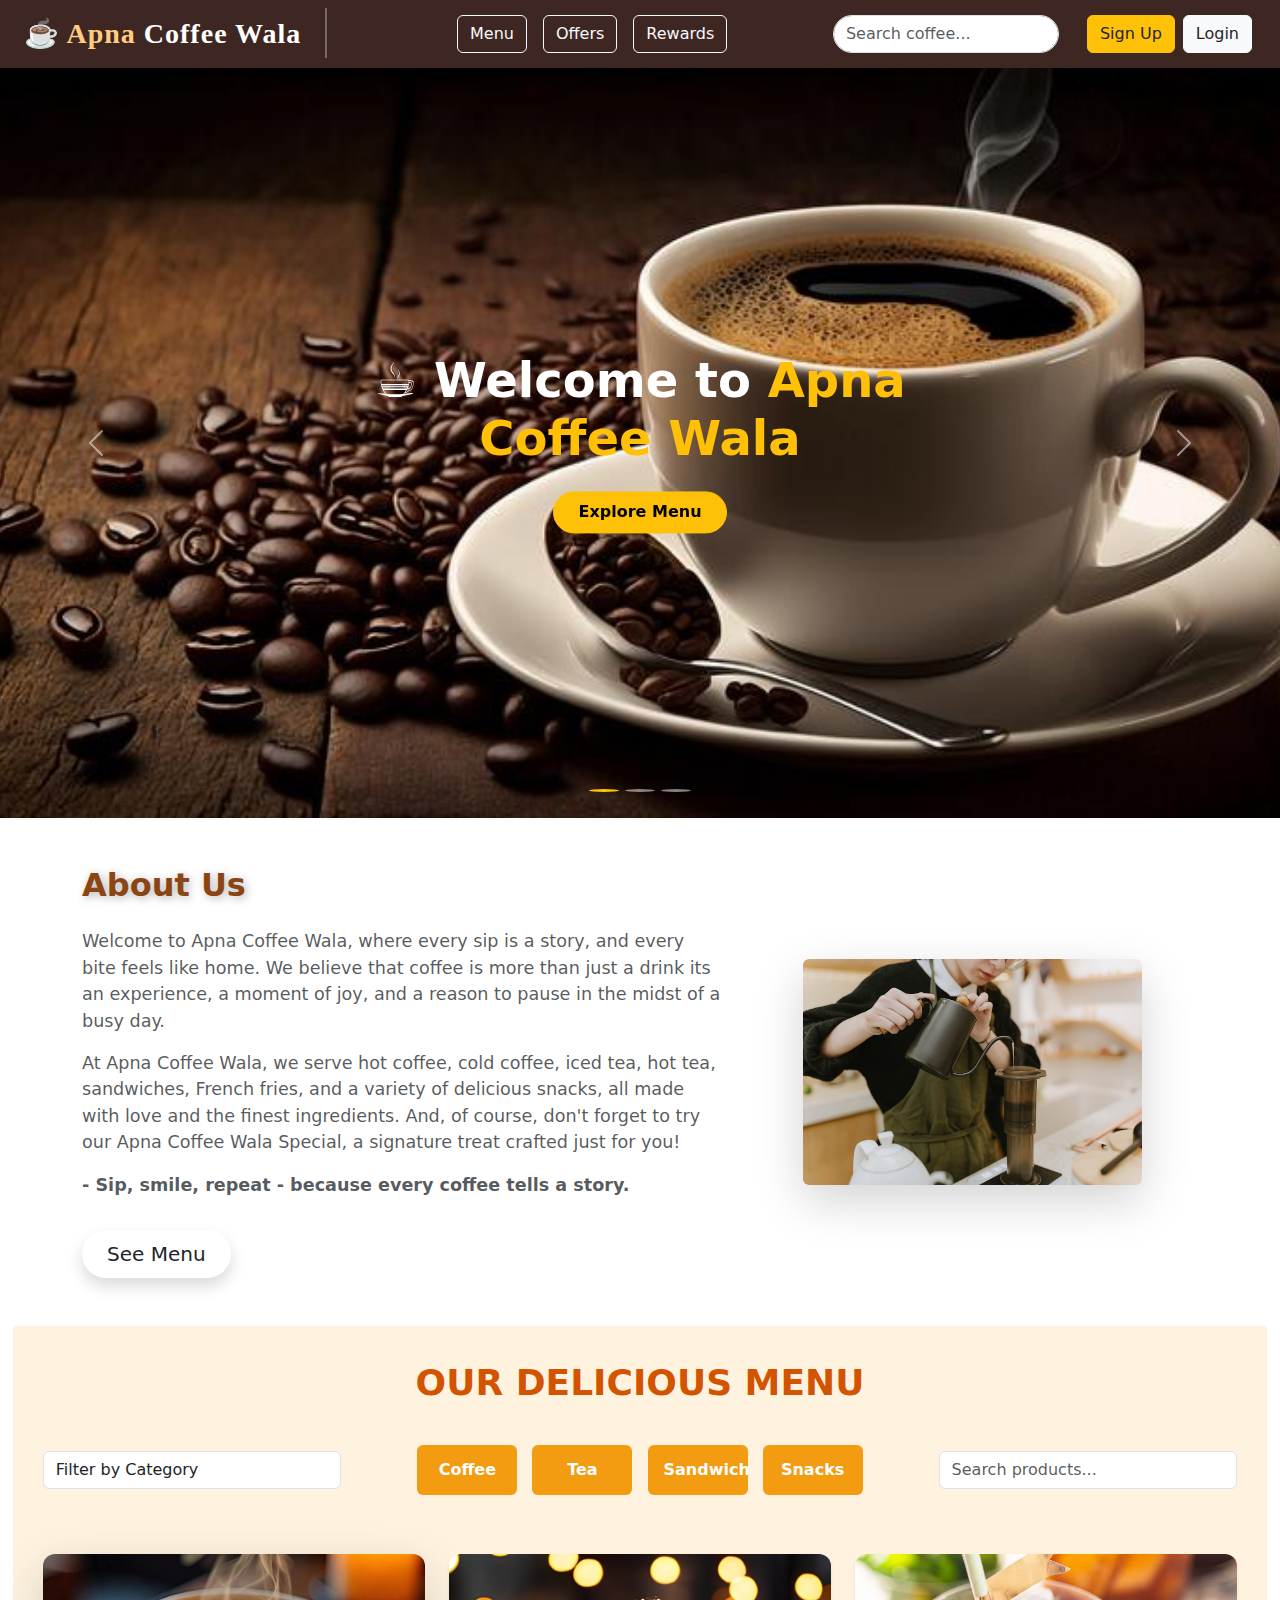
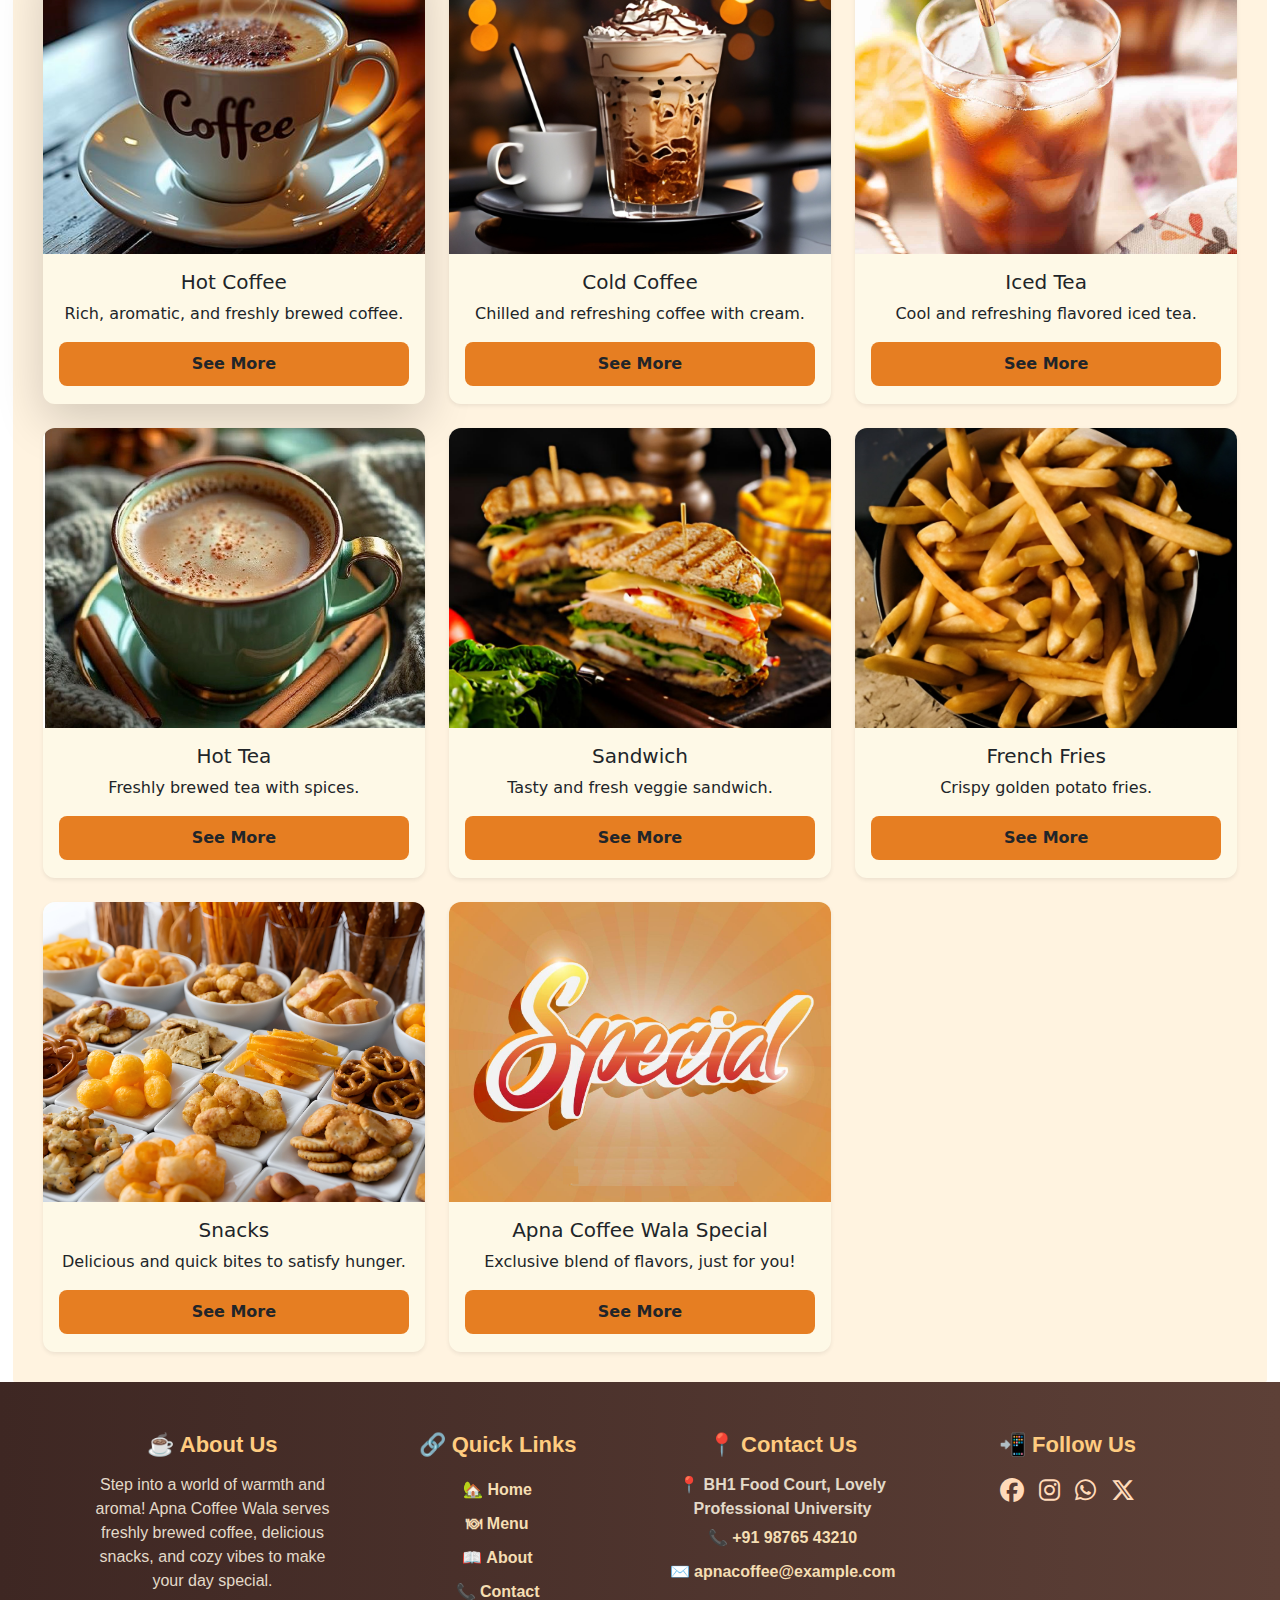
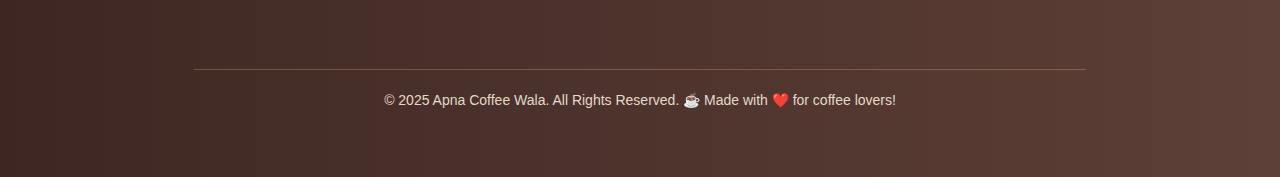
<file: index.html>
<!DOCTYPE html>
<html lang="en">
  <head>
    <meta charset="UTF-8" />
    <meta name="viewport" content="width=device-width, initial-scale=1.0" />

    <title>Apna Cafe</title>
    <link rel="shortcut icon" href="/Media/coffee.png" type="image/x-icon" />

    <!-- CSS -->
    <link rel="stylesheet" href="Style.css" />

    <!-- Bootstrap  -->

    <link
      href="https://cdn.jsdelivr.net/npm/bootstrap@5.3.3/dist/css/bootstrap.min.css"
      rel="stylesheet"
    />

    <!-- Font Awesome -->
    <link
      rel="stylesheet"
      href="https://cdnjs.cloudflare.com/ajax/libs/font-awesome/6.7.2/css/all.min.css"
      integrity="sha512-Evv84Mr4kqVGRNSgIGL/F/aIDqQb7xQ2vcrdIwxfjThSH8CSR7PBEakCr51Ck+w+/U6swU2Im1vVX0SVk9ABhg=="
      crossorigin="anonymous"
      referrerpolicy="no-referrer"
    />
    <style>
      #orange {
        background-color: #fff3e0;
        padding: 30px;
        border-radius: 2px;
        width: 98%;
      }

      .menu-heading {
        font-size: 36px;
        font-weight: bold;
        color: #d35400;
        text-transform: uppercase;
        text-align: center;
        margin-bottom: 30px;
      }

      .filter-section {
        margin-bottom: 30px;
      }

      .card {
        transition: transform 0.3s ease-in-out, box-shadow 0.3s ease-in-out;
        border-radius: 12px;
        background-color: #fef9e7;
        height: 450px; /* Updated height */
        border: 2px solid black;
      }

      .card:hover {
        transform: scale(1.05);
        box-shadow: 0 10px 30px rgba(0, 0, 0, 0.5);
      }

      .card img {
        height: 300px;
        object-fit: cover;
        border-top-left-radius: 12px;
        border-top-right-radius: 12px;
      }

      .btn-food {
        background-color: #e67e22;
        border: none;
        padding: 10px 20px;
        font-weight: bold;
        border-radius: 8px;
        width: 100%;
        transition: background-color 0.3s;
      }

      .btn-food:hover {
        background-color: #d35400;
      }
      .quick-options .btn {
        margin: 5px;
        height: 50px;
        width: 100px;
        padding: 8px 15px;
        font-weight: bold;
        color: white;
        background-color: #f39c12;
        transition: background-color 0.3s;
      }

      .quick-options .btn:hover {
        background-color: #e67e22;
      }
      .ftchange {
        font-size: 1.1rem;
      }

      footer {
        background: linear-gradient(to right, #3e2723, #5d4037);
        color: #ffdab9;
        padding: 50px 0;
        font-family: "Poppins", sans-serif;
        text-align: center;
      }

      /* Section Titles */
      footer h5 {
        color: #ffcc80;
        font-size: 22px; /* Increased Font Size */
        font-weight: bold;
        margin-bottom: 15px; /* Added Space Below */
      }

      /* Footer Links */
      .footer-link {
        color: #f5deb3; /* White Creamy Color */
        text-decoration: none;
        font-weight: bold;
        font-size: 16px;
        transition: all 0.3s ease-in-out;
        display: inline-block;
        padding: 5px 0;
      }

      .footer-link:hover {
        color: #ffd700; /* Golden Glow */
        text-shadow: 0px 0px 8px #ffd700;
        transform: scale(1.1);
      }

      /* Social Media Icons */
      .social-icons {
        display: flex;
        justify-content: center;
        gap: 15px;
        margin-top: 10px;
      }

      .social-link {
        color: #ffdab9;
        font-size: 24px;
        transition: all 0.3s ease-in-out;
      }

      .social-link:hover {
        color: #ffd700; /* Golden Glow */
        transform: scale(1.2);
      }

      /* Copyright Text Hover Effect */
      .copyright-text {
        color: #e3dac9;
        font-size: 14px;
        transition: all 0.4s ease-in-out;
      }

      .copyright-text:hover {
        font-size: 16px;
        transform: scale(1.1);
        color: #ffd700;
        text-shadow: 0px 0px 8px #ffd700;
      }
      /* Navbar  */
      .navbar-brand:hover {
        transform: scale(1.05);
        text-shadow: 2px 2px 8px #000;
      }

      .nav-btn {
        transition: all 0.3s ease;
      }

      .nav-btn:hover {
        background-color: #6d4c41 !important;
        color: #fff !important;
        transform: translateY(-2px);
        box-shadow: 0 4px 6px rgba(0, 0, 0, 0.3);
      }

      .vr {
        opacity: 0.3;
      }

      /* Hero section */

      .carousel-item img {
        object-fit: cover;
      }

      /* Hover glow on arrows */
      .custom-btn:hover span {
        filter: brightness(1.2);
      }

      /* Indicator (dots) style */
      .carousel-indicators button {
        background-color: white;
        width: 12px;
        height: 12px;
        border-radius: 50%;
        opacity: 0.7;
      }

      .carousel-indicators .active {
        background-color: #ffc107;
        opacity: 1;
      }

      /* CTA Button styling and hover animation */
      .explore-btn {
        transition: 0.3s ease;
        border-radius: 30px;
      }

      .explore-btn:hover {
        background-color: #ff9800;
        color: #fff;
        transform: scale(1.05);
      }
    </style>
  </head>
  <body>
    <nav
      class="navbar navbar-expand-lg navbar-dark px-4"
      style="background-color: #3e2723"
    >
      <!-- BRAND NAME -->
      <a
        class="navbar-brand fw-bold fs-3 me-4"
        href="#"
        style="
          font-family: 'Georgia', serif;
          letter-spacing: 1px;
          transition: 0.3s;
        "
      >
        <span style="color: #ffcc80"
          >☕ Apna <span style="color: #ffffff">Coffee Wala</span></span
        >
      </a>

      <!-- THIN WHITE LINE -->
      <div
        class="vr me-4"
        style="height: 50px; border-left: 2px solid #ffffff"
      ></div>

      <!-- NAV TOGGLER -->
      <button
        class="navbar-toggler"
        type="button"
        data-bs-toggle="collapse"
        data-bs-target="#navbarContent"
      >
        <span class="navbar-toggler-icon"></span>
      </button>

      <div class="collapse navbar-collapse" id="navbarContent">
        <!-- CENTER BUTTONS -->
        <ul class="navbar-nav mx-auto align-items-center">
          <li class="nav-item mx-2">
            <a class="btn btn-outline-light nav-btn" href="#orange">Menu</a>
          </li>
          <li class="nav-item mx-2">
            <a class="btn btn-outline-light nav-btn" href="#">Offers</a>
          </li>
          <li class="nav-item mx-2">
            <a class="btn btn-outline-light nav-btn" href="#">Rewards</a>
          </li>
        </ul>

        <!-- SEARCH BAR (LEFT SIDE) -->
        <form class="d-flex me-4" role="search" style="max-width: 300px">
          <input
            class="form-control rounded-pill"
            type="search"
            placeholder="Search coffee..."
            aria-label="Search"
          />
        </form>

        <!-- RIGHT SIDE BUTTONS -->
        <ul class="navbar-nav align-items-center">
          <li class="nav-item mx-1">
            <a
              class="btn btn-warning text-dark nav-btn"
              href="Sign-Up-Page.html"
              target="_blank"
            >
              Sign Up</a
            >
          </li>
          <li class="nav-item mx-1">
            <a
              class="btn btn-light text-dark nav-btn"
              href="spinner.html"
              >Login</a
            >
          </li>
        </ul>
      </div>
    </nav>
    <!-- Hero Section -->

    <section
      class="container-fluid p-0 position-relative"
      style="height: 750px; overflow: hidden"
    >
      <div
        id="heroCarousel"
        class="carousel slide h-100"
        data-bs-ride="carousel"
      >
        <!-- Indicators -->
        <div class="carousel-indicators">
          <button
            type="button"
            data-bs-target="#heroCarousel"
            data-bs-slide-to="0"
            class="active"
          ></button>
          <button
            type="button"
            data-bs-target="#heroCarousel"
            data-bs-slide-to="1"
          ></button>
          <button
            type="button"
            data-bs-target="#heroCarousel"
            data-bs-slide-to="2"
          ></button>
        </div>

        <!-- Slides -->
        <div class="carousel-inner h-100">
          <div class="carousel-item active h-100">
            <img
              src="/Media/bg-3.jpg"
              class="d-block w-100 h-100 object-fit-cover"
              alt="Slide 1"
            />
          </div>
          <div class="carousel-item h-100">
            <img
              src="/Media/bg-5.jpeg"
              class="d-block w-100 h-100 object-fit-cover"
              alt="Slide 2"
            />
          </div>
          <div class="carousel-item h-100">
            <img
              src="/Media/cold coffee.jpg"
              class="d-block w-100 h-100 object-fit-cover"
              alt="Slide 3"
            />
          </div>
        </div>

        <!-- Arrows -->
        <button
          class="carousel-control-prev custom-btn"
          type="button"
          data-bs-target="#heroCarousel"
          data-bs-slide="prev"
        >
          <span class="carousel-control-prev-icon"></span>
        </button>
        <button
          class="carousel-control-next custom-btn"
          type="button"
          data-bs-target="#heroCarousel"
          data-bs-slide="next"
        >
          <span class="carousel-control-next-icon"></span>
        </button>

        <!-- Center content  -->
        <div
          class="position-absolute top-50 start-50 translate-middle text-center"
        >
          <h1 class="text-white fw-bold display-5">
            ☕ Welcome to <span style="color: #ffc107">Apna Coffee Wala</span>
          </h1>
          <a href="#orange">
            <button class="btn btn-warning mt-3 px-4 py-2 fw-bold explore-btn">
              Explore Menu
            </button>
          </a>
        </div>
      </div>
    </section>

    <!-- About Us  -->
    <section class="container my-5">
      <div class="row align-items-center">
        <div class="col-lg-7">
          <h2 class="fw-bold text-gradient text-shadow mb-4">About Us</h2>
          <p class="text-muted ftchange">
            Welcome to Apna Coffee Wala, where every sip is a story, and every
            bite feels like home. We believe that coffee is more than just a
            drink its an experience, a moment of joy, and a reason to pause in
            the midst of a busy day.
          </p>
          <p class="text-muted ftchange">
            At Apna Coffee Wala, we serve hot coffee, cold coffee, iced tea, hot
            tea, sandwiches, French fries, and a variety of delicious snacks,
            all made with love and the finest ingredients. And, of course, don't
            forget to try our Apna Coffee Wala Special, a signature treat
            crafted just for you!
          </p>
          <p class="text-muted ftchange">
            <strong
              >- Sip, smile, repeat - because every coffee tells a
              story.</strong
            >
          </p>
          <a
            href="#"
            class="btn btn-coffee btn-lg rounded-pill mt-3 px-4 shadow"
            >See Menu</a
          >
        </div>

        <!-- Right Image (Smaller Width) -->
        <div class="col-lg-5 text-center">
          <img
            src="/Media/barista-6197867_1280.jpg"
            alt="Coffee Cup"
            class="img-fluid rounded shadow-lg w-75"
          />
        </div>
      </div>
    </section>

    <!-- Add Space Below About Section -->
    <div class="my-5"></div>

    <!-- Menu Section -->
    <div class="mt-4 mx-auto" id="orange">
      <div class="menu-heading">Our Delicious Menu</div>

      <!-- Filter, Quick Options, and Search -->
      <div
        class="filter-section d-flex justify-content-between align-items-center"
      >
        <select class="form-control w-25">
          <option>Filter by Category</option>
          <option>Beverages</option>
          <option>Snacks</option>
          <option>Fast Food</option>
          <option>Desserts</option>
        </select>

        <div class="quick-options text-center">
          <button class="btn">Coffee</button>
          <button class="btn">Tea</button>
          <button class="btn">Sandwich</button>
          <button class="btn">Snacks</button>
        </div>

        <input
          type="text"
          class="form-control w-25"
          placeholder="Search products..."
        />
      </div>

      <div class="row g-4 mt-4">
        <!-- Card 1: Hot Coffee -->
        <div class="col-md-4">
          <div class="card shadow-lg border-0">
            <img
              src="/Media/ coffee 1.jpg"
              class="card-img-top"
              alt="Hot Coffee"
            />
            <div class="card-body text-center">
              <h5 class="card-title">Hot Coffee</h5>
              <p class="card-text">
                Rich, aromatic, and freshly brewed coffee.
              </p>
            
              <a
                href="Coffee.html "
                style="color: black; text-decoration: none"
              >
                <button class="btn btn-food">See More</button>
              </a>
            </div>
          </div>
        </div>

        <!-- Card 2: Cold Coffee -->
        <div class="col-md-4">
          <div class="card shadow-sm border-0">
            <img
              src="/Media/cold coffee.jpg"
              class="card-img-top cover"
              alt="Cold Coffee"
            />
            <div class="card-body text-center">
              <h5 class="card-title">Cold Coffee</h5>
              <p class="card-text">Chilled and refreshing coffee with cream.</p>
              <button class="btn btn-food">See More</button>
            </div>
          </div>
        </div>

        <!-- Card 3: Iced Tea -->
        <div class="col-md-4">
          <div class="card shadow-sm border-0">
            <img
              src="/Media/ice tea 1234.jpg"
              class="card-img-top"
              alt="Iced Tea"
            />
            <div class="card-body text-center">
              <h5 class="card-title">Iced Tea</h5>
              <p class="card-text">Cool and refreshing flavored iced tea.</p>
              <button class="btn btn-food">See More</button>
            </div>
          </div>
        </div>

        <!-- Card 4: Hot Tea -->
        <div class="col-md-4">
          <div class="card shadow-sm border-0">
            <img src="/Media/Hot Tea.jpeg" class="card-img-top" alt="Hot Tea" />
            <div class="card-body text-center">
              <h5 class="card-title">Hot Tea</h5>
              <p class="card-text">Freshly brewed tea with spices.</p>

              <a
                href="tea.html "
                style="color: black; text-decoration: none"
              >
                <button class="btn btn-food">See More</button>
              </a>
            </div>
          </div>
        </div>

        <!-- Card 5: Sandwich -->
        <div class="col-md-4">
          <div class="card shadow-sm border-0">
            <img
              src="/Media/Sandwhich.jpeg"
              class="card-img-top"
              alt="Sandwich"
            />
            <div class="card-body text-center">
              <h5 class="card-title">Sandwich</h5>
              <p class="card-text">Tasty and fresh veggie sandwich.</p>
              <button class="btn btn-food">See More</button>
            </div>
          </div>
        </div>

        <!-- Card 6: French Fries -->
        <div class="col-md-4">
          <div class="card shadow-sm border-0">
            <img
              src="/Media/fries.jpeg"
              class="card-img-top"
              alt="French Fries"
            />
            <div class="card-body text-center">
              <h5 class="card-title">French Fries</h5>
              <p class="card-text">Crispy golden potato fries.</p>
              <button class="btn btn-food">See More</button>
            </div>
          </div>
        </div>

        <!-- Card 7: Snacks -->
        <div class="col-md-4">
          <div class="card shadow-sm border-0">
            <img src="/Media/snacks.jpg" class="card-img-top" alt="Snacks" />
            <div class="card-body text-center">
              <h5 class="card-title">Snacks</h5>
              <p class="card-text">
                Delicious and quick bites to satisfy hunger.
              </p>
              <button class="btn btn-food">See More</button>
            </div>
          </div>
        </div>

        <!-- Card 8: Apna Coffee Wala Special -->
        <div class="col-md-4">
          <div class="card shadow-sm border-0">
            <img
              src="/Media/speciak.jpg"
              class="card-img-top"
              alt="Apna Coffee Wala Special"
            />
            <div class="card-body text-center">
              <h5 class="card-title">Apna Coffee Wala Special</h5>
              <p class="card-text">Exclusive blend of flavors, just for you!</p>
              <button class="btn btn-food">See More</button>
            </div>
          </div>
        </div>
      </div>
    </div>

    <!-- Footer Section -->
    <footer>
      <div class="container">
        <div class="row">
          <!-- About Us -->
          <div class="col-md-3 mb-4">
            <h5>☕ About Us</h5>
            <p style="color: #e3dac9">
              Step into a world of warmth and aroma! Apna Coffee Wala serves
              freshly brewed coffee, delicious snacks, and cozy vibes to make
              your day special.
            </p>
          </div>

          <!-- Quick Links -->
          <div class="col-md-3 mb-4">
            <h5>🔗 Quick Links</h5>
            <ul class="list-unstyled">
              <li><a href="#" class="footer-link">🏡 Home</a></li>
              <li><a href="#" class="footer-link">🍽 Menu</a></li>
              <li><a href="#" class="footer-link">📖 About</a></li>
              <li><a href="#" class="footer-link">📞 Contact</a></li>
            </ul>
          </div>

          <!-- Contact Us -->
          <div class="col-md-3 mb-4">
            <h5>📍 Contact Us</h5>
            <p style="color: #e3dac9">
              📍 <b>BH1 Food Court, Lovely Professional University</b><br />
              📞
              <a href="tel:+919876543210" class="footer-link">+91 98765 43210</a
              ><br />
              ✉️
              <a href="mailto:apnacoffee@example.com" class="footer-link"
                >apnacoffee@example.com</a
              >
            </p>
          </div>

          <!-- Social Media -->
          <div class="col-md-3 mb-4">
            <h5>📲 Follow Us</h5>
            <div class="social-icons">
              <a href="#" class="social-link">
                <i class="fa-brands fa-facebook"></i>
              </a>
              <a href="#" class="social-link">
                <i class="fa-brands fa-instagram"></i>
              </a>
              <a href="#" class="social-link">
                <i class="fa-brands fa-whatsapp"></i>
              </a>
              <a href="#" class="social-link">
                <i class="fa-brands fa-x-twitter"></i>
              </a>
            </div>
          </div>
        </div>

        <!-- Divider Line -->
        <hr
          style="border-top: 1px solid #ffcc80; width: 80%; margin: 20px auto"
        />

        <!-- Footer Bottom -->
        <p class="copyright-text">
          © 2025 Apna Coffee Wala. All Rights Reserved. ☕ Made with ❤️ for
          coffee lovers!
        </p>
      </div>
    </footer>

    <!-- --------------    JavaScript      ---------------- -->

    <script src="https://cdn.jsdelivr.net/npm/bootstrap@5.3.3/dist/js/bootstrap.bundle.min.js"></script>
  </body>
</html>
</file>
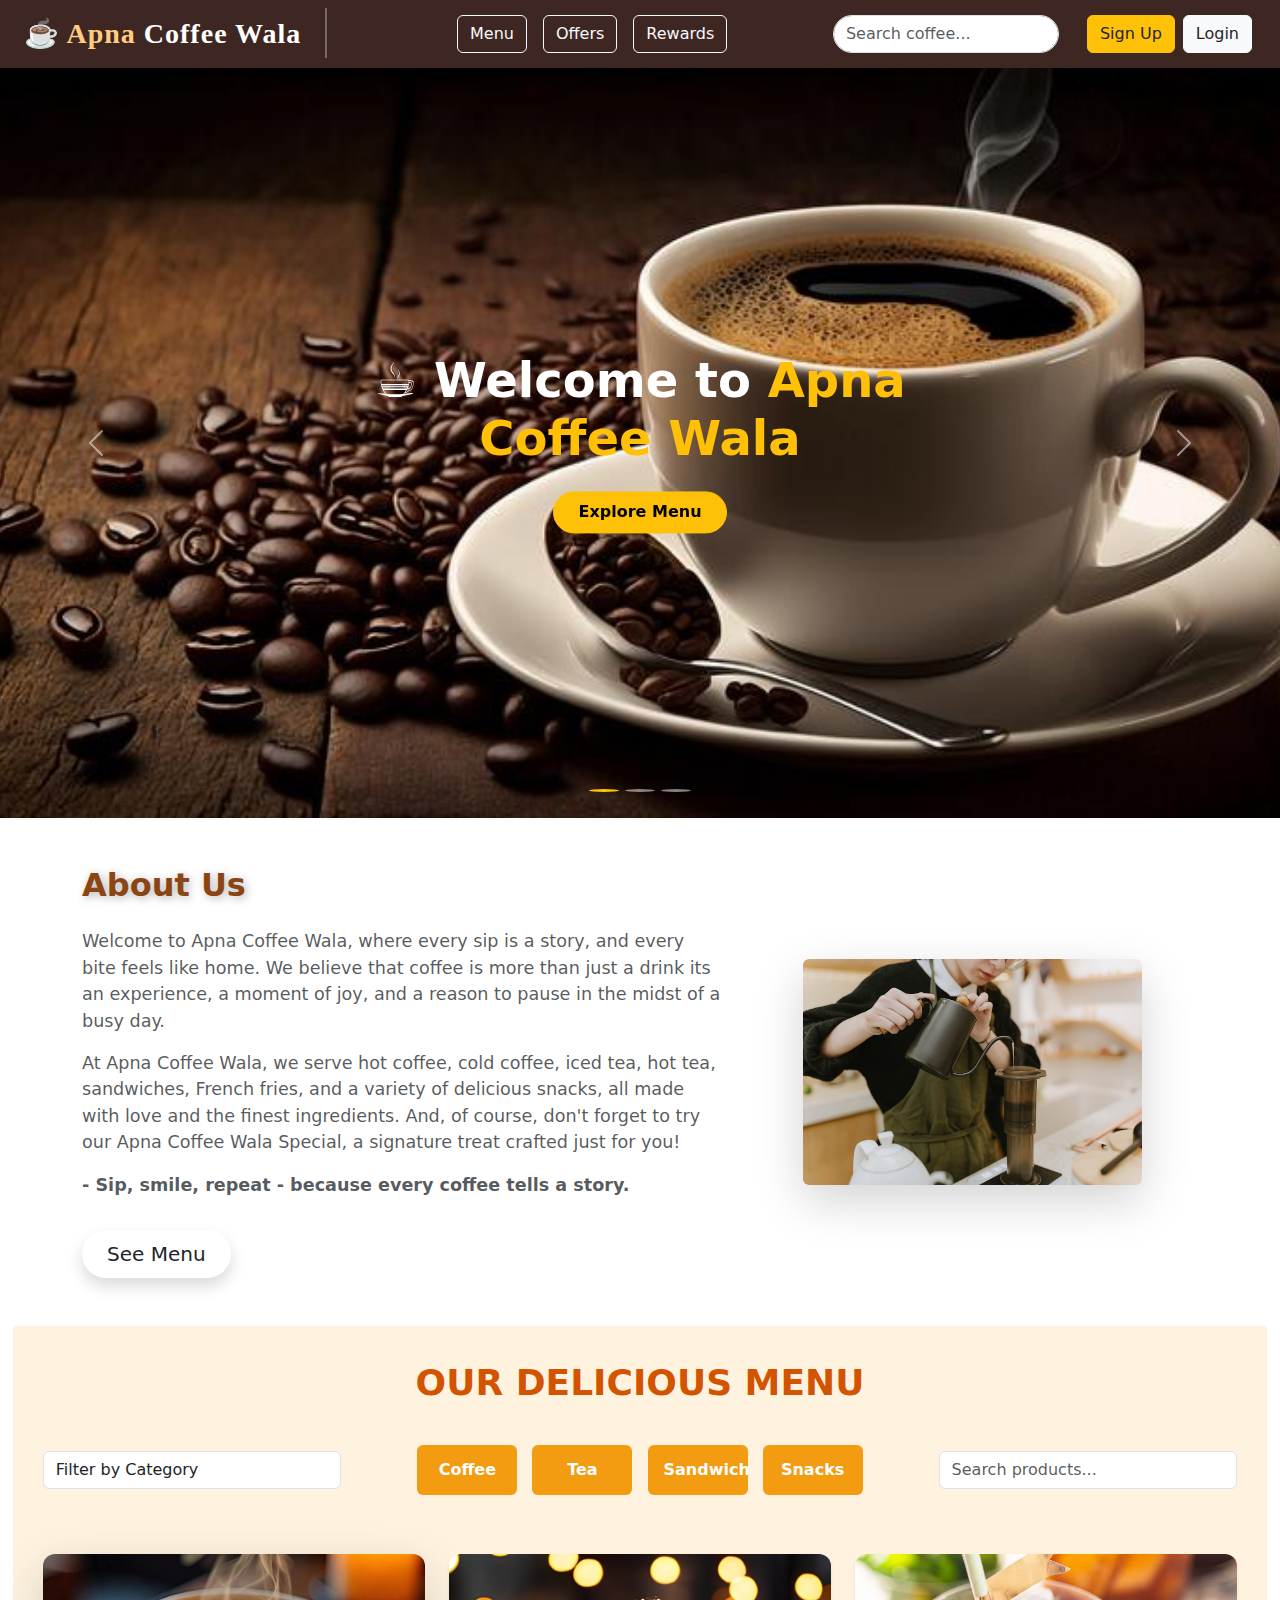
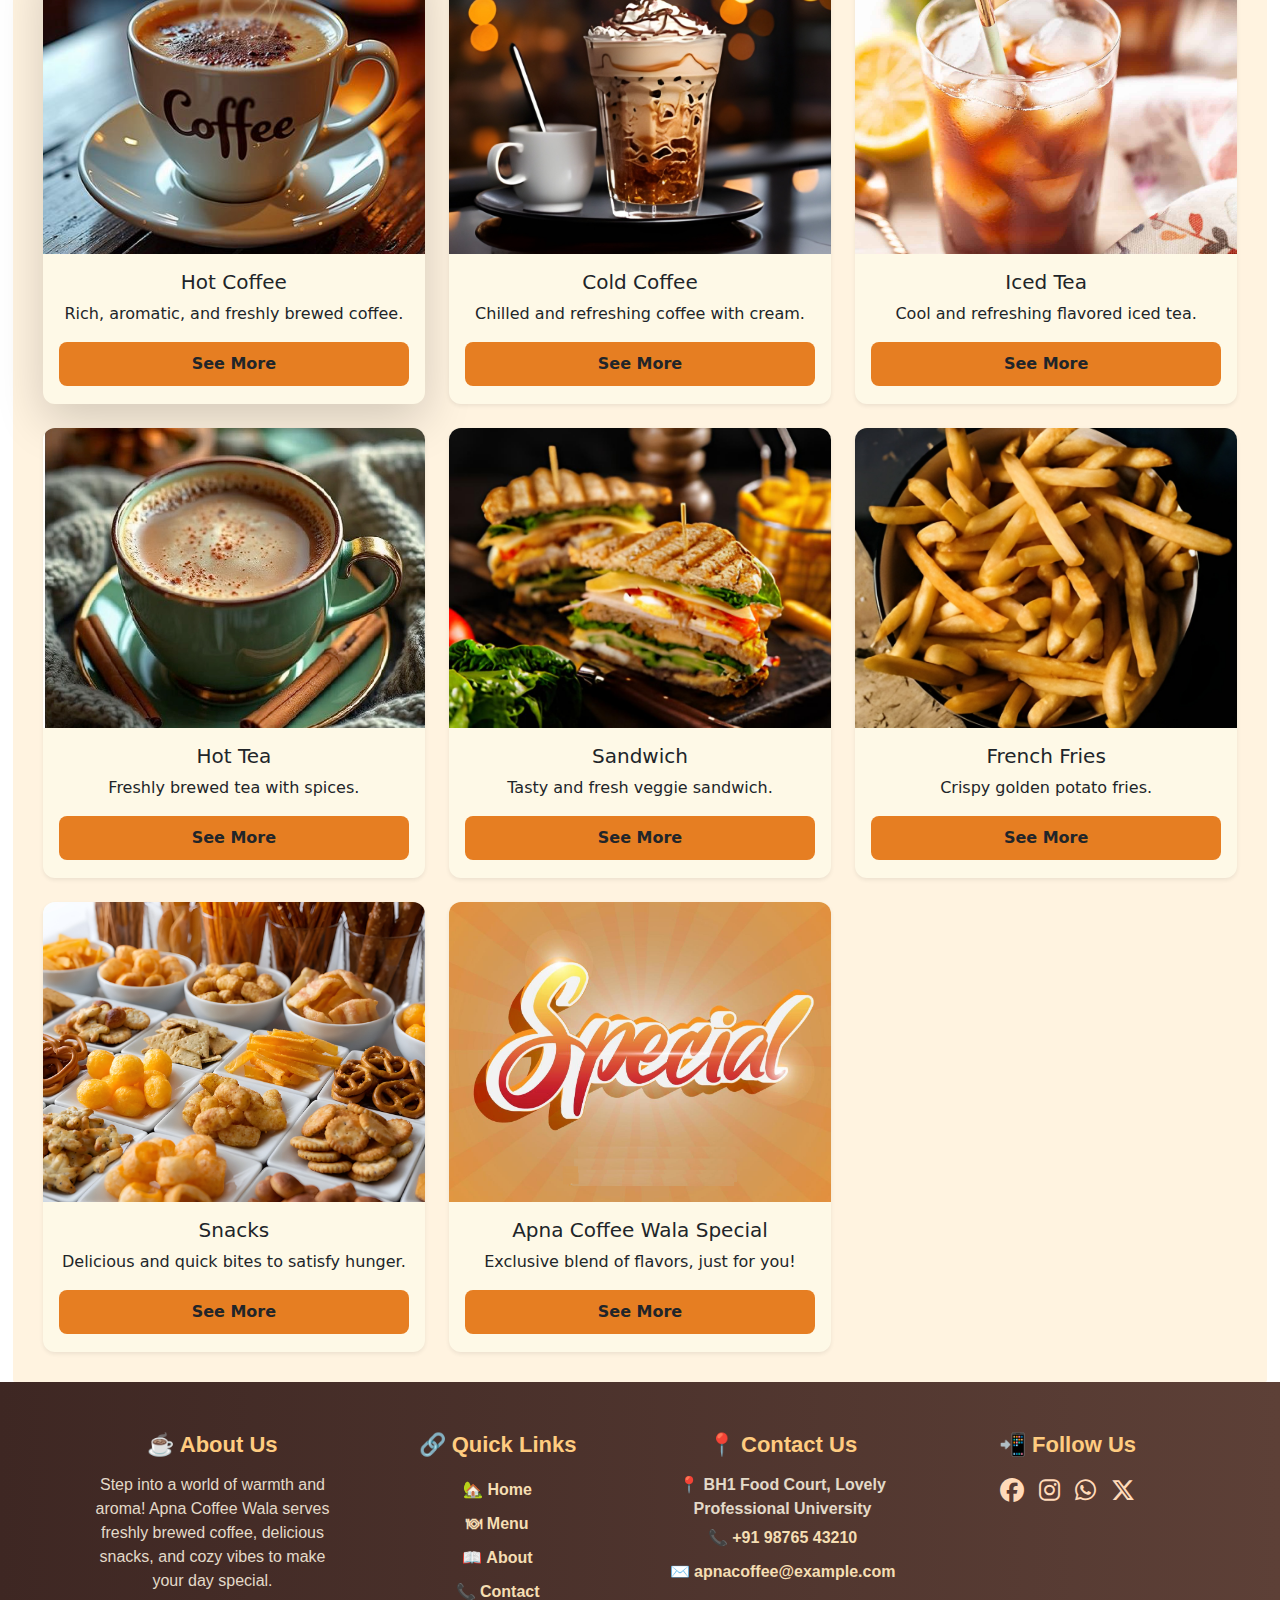
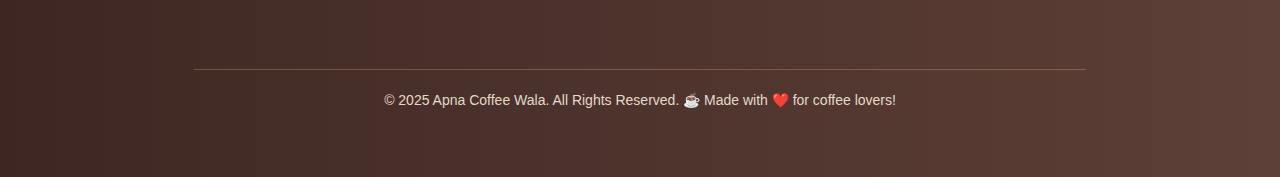
<file: Sources/index.html>
<!DOCTYPE html>
<html lang="en">
  <head>
    <meta charset="UTF-8" />
    <meta name="viewport" content="width=device-width, initial-scale=1.0" />

    <title>Apna Cafe</title>
    <link rel="shortcut icon" href="/Media/coffee.png" type="image/x-icon" />

    <!-- CSS -->
    <link rel="stylesheet" href="Style.css" />

    <!-- Bootstrap  -->

    <link
      href="https://cdn.jsdelivr.net/npm/bootstrap@5.3.3/dist/css/bootstrap.min.css"
      rel="stylesheet"
    />

    <!-- Font Awesome -->
    <link
      rel="stylesheet"
      href="https://cdnjs.cloudflare.com/ajax/libs/font-awesome/6.7.2/css/all.min.css"
      integrity="sha512-Evv84Mr4kqVGRNSgIGL/F/aIDqQb7xQ2vcrdIwxfjThSH8CSR7PBEakCr51Ck+w+/U6swU2Im1vVX0SVk9ABhg=="
      crossorigin="anonymous"
      referrerpolicy="no-referrer"
    />
    <style>
      #orange {
        background-color: #fff3e0;
        padding: 30px;
        border-radius: 2px;
        width: 98%;
      }

      .menu-heading {
        font-size: 36px;
        font-weight: bold;
        color: #d35400;
        text-transform: uppercase;
        text-align: center;
        margin-bottom: 30px;
      }

      .filter-section {
        margin-bottom: 30px;
      }

      .card {
        transition: transform 0.3s ease-in-out, box-shadow 0.3s ease-in-out;
        border-radius: 12px;
        background-color: #fef9e7;
        height: 450px; /* Updated height */
        border: 2px solid black;
      }

      .card:hover {
        transform: scale(1.05);
        box-shadow: 0 10px 30px rgba(0, 0, 0, 0.5);
      }

      .card img {
        height: 300px;
        object-fit: cover;
        border-top-left-radius: 12px;
        border-top-right-radius: 12px;
      }

      .btn-food {
        background-color: #e67e22;
        border: none;
        padding: 10px 20px;
        font-weight: bold;
        border-radius: 8px;
        width: 100%;
        transition: background-color 0.3s;
      }

      .btn-food:hover {
        background-color: #d35400;
      }
      .quick-options .btn {
        margin: 5px;
        height: 50px;
        width: 100px;
        padding: 8px 15px;
        font-weight: bold;
        color: white;
        background-color: #f39c12;
        transition: background-color 0.3s;
      }

      .quick-options .btn:hover {
        background-color: #e67e22;
      }
      .ftchange {
        font-size: 1.1rem;
      }

      footer {
        background: linear-gradient(to right, #3e2723, #5d4037);
        color: #ffdab9;
        padding: 50px 0;
        font-family: "Poppins", sans-serif;
        text-align: center;
      }

      /* Section Titles */
      footer h5 {
        color: #ffcc80;
        font-size: 22px; /* Increased Font Size */
        font-weight: bold;
        margin-bottom: 15px; /* Added Space Below */
      }

      /* Footer Links */
      .footer-link {
        color: #f5deb3; /* White Creamy Color */
        text-decoration: none;
        font-weight: bold;
        font-size: 16px;
        transition: all 0.3s ease-in-out;
        display: inline-block;
        padding: 5px 0;
      }

      .footer-link:hover {
        color: #ffd700; /* Golden Glow */
        text-shadow: 0px 0px 8px #ffd700;
        transform: scale(1.1);
      }

      /* Social Media Icons */
      .social-icons {
        display: flex;
        justify-content: center;
        gap: 15px;
        margin-top: 10px;
      }

      .social-link {
        color: #ffdab9;
        font-size: 24px;
        transition: all 0.3s ease-in-out;
      }

      .social-link:hover {
        color: #ffd700; /* Golden Glow */
        transform: scale(1.2);
      }

      /* Copyright Text Hover Effect */
      .copyright-text {
        color: #e3dac9;
        font-size: 14px;
        transition: all 0.4s ease-in-out;
      }

      .copyright-text:hover {
        font-size: 16px;
        transform: scale(1.1);
        color: #ffd700;
        text-shadow: 0px 0px 8px #ffd700;
      }
      /* Navbar  */
      .navbar-brand:hover {
        transform: scale(1.05);
        text-shadow: 2px 2px 8px #000;
      }

      .nav-btn {
        transition: all 0.3s ease;
      }

      .nav-btn:hover {
        background-color: #6d4c41 !important;
        color: #fff !important;
        transform: translateY(-2px);
        box-shadow: 0 4px 6px rgba(0, 0, 0, 0.3);
      }

      .vr {
        opacity: 0.3;
      }

      /* Hero section */

      .carousel-item img {
        object-fit: cover;
      }

      /* Hover glow on arrows */
      .custom-btn:hover span {
        filter: brightness(1.2);
      }

      /* Indicator (dots) style */
      .carousel-indicators button {
        background-color: white;
        width: 12px;
        height: 12px;
        border-radius: 50%;
        opacity: 0.7;
      }

      .carousel-indicators .active {
        background-color: #ffc107;
        opacity: 1;
      }

      /* CTA Button styling and hover animation */
      .explore-btn {
        transition: 0.3s ease;
        border-radius: 30px;
      }

      .explore-btn:hover {
        background-color: #ff9800;
        color: #fff;
        transform: scale(1.05);
      }
    </style>
  </head>
  <body>
    <nav
      class="navbar navbar-expand-lg navbar-dark px-4"
      style="background-color: #3e2723"
    >
      <!-- BRAND NAME -->
      <a
        class="navbar-brand fw-bold fs-3 me-4"
        href="#"
        style="
          font-family: 'Georgia', serif;
          letter-spacing: 1px;
          transition: 0.3s;
        "
      >
        <span style="color: #ffcc80"
          >☕ Apna <span style="color: #ffffff">Coffee Wala</span></span
        >
      </a>

      <!-- THIN WHITE LINE -->
      <div
        class="vr me-4"
        style="height: 50px; border-left: 2px solid #ffffff"
      ></div>

      <!-- NAV TOGGLER -->
      <button
        class="navbar-toggler"
        type="button"
        data-bs-toggle="collapse"
        data-bs-target="#navbarContent"
      >
        <span class="navbar-toggler-icon"></span>
      </button>

      <div class="collapse navbar-collapse" id="navbarContent">
        <!-- CENTER BUTTONS -->
        <ul class="navbar-nav mx-auto align-items-center">
          <li class="nav-item mx-2">
            <a class="btn btn-outline-light nav-btn" href="#orange">Menu</a>
          </li>
          <li class="nav-item mx-2">
            <a class="btn btn-outline-light nav-btn" href="#">Offers</a>
          </li>
          <li class="nav-item mx-2">
            <a class="btn btn-outline-light nav-btn" href="#">Rewards</a>
          </li>
        </ul>

        <!-- SEARCH BAR (LEFT SIDE) -->
        <form class="d-flex me-4" role="search" style="max-width: 300px">
          <input
            class="form-control rounded-pill"
            type="search"
            placeholder="Search coffee..."
            aria-label="Search"
          />
        </form>

        <!-- RIGHT SIDE BUTTONS -->
        <ul class="navbar-nav align-items-center">
          <li class="nav-item mx-1">
            <a
              class="btn btn-warning text-dark nav-btn"
              href="/Sources/Sign-Up-Page.html"
              target="_blank"
            >
              Sign Up</a
            >
          </li>
          <li class="nav-item mx-1">
            <a
              class="btn btn-light text-dark nav-btn"
              href="/Sources/spinner.html"
              >Login</a
            >
          </li>
        </ul>
      </div>
    </nav>
    <!-- Hero Section -->

    <section
      class="container-fluid p-0 position-relative"
      style="height: 750px; overflow: hidden"
    >
      <div
        id="heroCarousel"
        class="carousel slide h-100"
        data-bs-ride="carousel"
      >
        <!-- Indicators -->
        <div class="carousel-indicators">
          <button
            type="button"
            data-bs-target="#heroCarousel"
            data-bs-slide-to="0"
            class="active"
          ></button>
          <button
            type="button"
            data-bs-target="#heroCarousel"
            data-bs-slide-to="1"
          ></button>
          <button
            type="button"
            data-bs-target="#heroCarousel"
            data-bs-slide-to="2"
          ></button>
        </div>

        <!-- Slides -->
        <div class="carousel-inner h-100">
          <div class="carousel-item active h-100">
            <img
              src="/Media/bg-3.jpg"
              class="d-block w-100 h-100 object-fit-cover"
              alt="Slide 1"
            />
          </div>
          <div class="carousel-item h-100">
            <img
              src="/Media/bg-5.jpeg"
              class="d-block w-100 h-100 object-fit-cover"
              alt="Slide 2"
            />
          </div>
          <div class="carousel-item h-100">
            <img
              src="/Media/cold coffee.jpg"
              class="d-block w-100 h-100 object-fit-cover"
              alt="Slide 3"
            />
          </div>
        </div>

        <!-- Arrows -->
        <button
          class="carousel-control-prev custom-btn"
          type="button"
          data-bs-target="#heroCarousel"
          data-bs-slide="prev"
        >
          <span class="carousel-control-prev-icon"></span>
        </button>
        <button
          class="carousel-control-next custom-btn"
          type="button"
          data-bs-target="#heroCarousel"
          data-bs-slide="next"
        >
          <span class="carousel-control-next-icon"></span>
        </button>

        <!-- Center content  -->
        <div
          class="position-absolute top-50 start-50 translate-middle text-center"
        >
          <h1 class="text-white fw-bold display-5">
            ☕ Welcome to <span style="color: #ffc107">Apna Coffee Wala</span>
          </h1>
          <a href="#orange">
            <button class="btn btn-warning mt-3 px-4 py-2 fw-bold explore-btn">
              Explore Menu
            </button>
          </a>
        </div>
      </div>
    </section>

    <!-- About Us  -->
    <section class="container my-5">
      <div class="row align-items-center">
        <div class="col-lg-7">
          <h2 class="fw-bold text-gradient text-shadow mb-4">About Us</h2>
          <p class="text-muted ftchange">
            Welcome to Apna Coffee Wala, where every sip is a story, and every
            bite feels like home. We believe that coffee is more than just a
            drink its an experience, a moment of joy, and a reason to pause in
            the midst of a busy day.
          </p>
          <p class="text-muted ftchange">
            At Apna Coffee Wala, we serve hot coffee, cold coffee, iced tea, hot
            tea, sandwiches, French fries, and a variety of delicious snacks,
            all made with love and the finest ingredients. And, of course, don't
            forget to try our Apna Coffee Wala Special, a signature treat
            crafted just for you!
          </p>
          <p class="text-muted ftchange">
            <strong
              >- Sip, smile, repeat - because every coffee tells a
              story.</strong
            >
          </p>
          <a
            href="#"
            class="btn btn-coffee btn-lg rounded-pill mt-3 px-4 shadow"
            >See Menu</a
          >
        </div>

        <!-- Right Image (Smaller Width) -->
        <div class="col-lg-5 text-center">
          <img
            src="/Media/barista-6197867_1280.jpg"
            alt="Coffee Cup"
            class="img-fluid rounded shadow-lg w-75"
          />
        </div>
      </div>
    </section>

    <!-- Add Space Below About Section -->
    <div class="my-5"></div>

    <!-- Menu Section -->
    <div class="mt-4 mx-auto" id="orange">
      <div class="menu-heading">Our Delicious Menu</div>

      <!-- Filter, Quick Options, and Search -->
      <div
        class="filter-section d-flex justify-content-between align-items-center"
      >
        <select class="form-control w-25">
          <option>Filter by Category</option>
          <option>Beverages</option>
          <option>Snacks</option>
          <option>Fast Food</option>
          <option>Desserts</option>
        </select>

        <div class="quick-options text-center">
          <button class="btn">Coffee</button>
          <button class="btn">Tea</button>
          <button class="btn">Sandwich</button>
          <button class="btn">Snacks</button>
        </div>

        <input
          type="text"
          class="form-control w-25"
          placeholder="Search products..."
        />
      </div>

      <div class="row g-4 mt-4">
        <!-- Card 1: Hot Coffee -->
        <div class="col-md-4">
          <div class="card shadow-lg border-0">
            <img
              src="/Media/ coffee 1.jpg"
              class="card-img-top"
              alt="Hot Coffee"
            />
            <div class="card-body text-center">
              <h5 class="card-title">Hot Coffee</h5>
              <p class="card-text">
                Rich, aromatic, and freshly brewed coffee.
              </p>
            
              <a
                href="/Sources/Coffee.html "
                style="color: black; text-decoration: none"
              >
                <button class="btn btn-food">See More</button>
              </a>
            </div>
          </div>
        </div>

        <!-- Card 2: Cold Coffee -->
        <div class="col-md-4">
          <div class="card shadow-sm border-0">
            <img
              src="/Media/cold coffee.jpg"
              class="card-img-top cover"
              alt="Cold Coffee"
            />
            <div class="card-body text-center">
              <h5 class="card-title">Cold Coffee</h5>
              <p class="card-text">Chilled and refreshing coffee with cream.</p>
              <button class="btn btn-food">See More</button>
            </div>
          </div>
        </div>

        <!-- Card 3: Iced Tea -->
        <div class="col-md-4">
          <div class="card shadow-sm border-0">
            <img
              src="/Media/ice tea 1234.jpg"
              class="card-img-top"
              alt="Iced Tea"
            />
            <div class="card-body text-center">
              <h5 class="card-title">Iced Tea</h5>
              <p class="card-text">Cool and refreshing flavored iced tea.</p>
              <button class="btn btn-food">See More</button>
            </div>
          </div>
        </div>

        <!-- Card 4: Hot Tea -->
        <div class="col-md-4">
          <div class="card shadow-sm border-0">
            <img src="/Media/Hot Tea.jpeg" class="card-img-top" alt="Hot Tea" />
            <div class="card-body text-center">
              <h5 class="card-title">Hot Tea</h5>
              <p class="card-text">Freshly brewed tea with spices.</p>

              <a
                href="/Sources/tea.html "
                style="color: black; text-decoration: none"
              >
                <button class="btn btn-food">See More</button>
              </a>
            </div>
          </div>
        </div>

        <!-- Card 5: Sandwich -->
        <div class="col-md-4">
          <div class="card shadow-sm border-0">
            <img
              src="/Media/Sandwhich.jpeg"
              class="card-img-top"
              alt="Sandwich"
            />
            <div class="card-body text-center">
              <h5 class="card-title">Sandwich</h5>
              <p class="card-text">Tasty and fresh veggie sandwich.</p>
              <button class="btn btn-food">See More</button>
            </div>
          </div>
        </div>

        <!-- Card 6: French Fries -->
        <div class="col-md-4">
          <div class="card shadow-sm border-0">
            <img
              src="/Media/fries.jpeg"
              class="card-img-top"
              alt="French Fries"
            />
            <div class="card-body text-center">
              <h5 class="card-title">French Fries</h5>
              <p class="card-text">Crispy golden potato fries.</p>
              <button class="btn btn-food">See More</button>
            </div>
          </div>
        </div>

        <!-- Card 7: Snacks -->
        <div class="col-md-4">
          <div class="card shadow-sm border-0">
            <img src="/Media/snacks.jpg" class="card-img-top" alt="Snacks" />
            <div class="card-body text-center">
              <h5 class="card-title">Snacks</h5>
              <p class="card-text">
                Delicious and quick bites to satisfy hunger.
              </p>
              <button class="btn btn-food">See More</button>
            </div>
          </div>
        </div>

        <!-- Card 8: Apna Coffee Wala Special -->
        <div class="col-md-4">
          <div class="card shadow-sm border-0">
            <img
              src="/Media/speciak.jpg"
              class="card-img-top"
              alt="Apna Coffee Wala Special"
            />
            <div class="card-body text-center">
              <h5 class="card-title">Apna Coffee Wala Special</h5>
              <p class="card-text">Exclusive blend of flavors, just for you!</p>
              <button class="btn btn-food">See More</button>
            </div>
          </div>
        </div>
      </div>
    </div>

    <!-- Footer Section -->
    <footer>
      <div class="container">
        <div class="row">
          <!-- About Us -->
          <div class="col-md-3 mb-4">
            <h5>☕ About Us</h5>
            <p style="color: #e3dac9">
              Step into a world of warmth and aroma! Apna Coffee Wala serves
              freshly brewed coffee, delicious snacks, and cozy vibes to make
              your day special.
            </p>
          </div>

          <!-- Quick Links -->
          <div class="col-md-3 mb-4">
            <h5>🔗 Quick Links</h5>
            <ul class="list-unstyled">
              <li><a href="#" class="footer-link">🏡 Home</a></li>
              <li><a href="#" class="footer-link">🍽 Menu</a></li>
              <li><a href="#" class="footer-link">📖 About</a></li>
              <li><a href="#" class="footer-link">📞 Contact</a></li>
            </ul>
          </div>

          <!-- Contact Us -->
          <div class="col-md-3 mb-4">
            <h5>📍 Contact Us</h5>
            <p style="color: #e3dac9">
              📍 <b>BH1 Food Court, Lovely Professional University</b><br />
              📞
              <a href="tel:+919876543210" class="footer-link">+91 98765 43210</a
              ><br />
              ✉️
              <a href="mailto:apnacoffee@example.com" class="footer-link"
                >apnacoffee@example.com</a
              >
            </p>
          </div>

          <!-- Social Media -->
          <div class="col-md-3 mb-4">
            <h5>📲 Follow Us</h5>
            <div class="social-icons">
              <a href="#" class="social-link">
                <i class="fa-brands fa-facebook"></i>
              </a>
              <a href="#" class="social-link">
                <i class="fa-brands fa-instagram"></i>
              </a>
              <a href="#" class="social-link">
                <i class="fa-brands fa-whatsapp"></i>
              </a>
              <a href="#" class="social-link">
                <i class="fa-brands fa-x-twitter"></i>
              </a>
            </div>
          </div>
        </div>

        <!-- Divider Line -->
        <hr
          style="border-top: 1px solid #ffcc80; width: 80%; margin: 20px auto"
        />

        <!-- Footer Bottom -->
        <p class="copyright-text">
          © 2025 Apna Coffee Wala. All Rights Reserved. ☕ Made with ❤️ for
          coffee lovers!
        </p>
      </div>
    </footer>

    <!-- --------------    JavaScript      ---------------- -->

    <script src="https://cdn.jsdelivr.net/npm/bootstrap@5.3.3/dist/js/bootstrap.bundle.min.js"></script>
  </body>
</html>
</file>
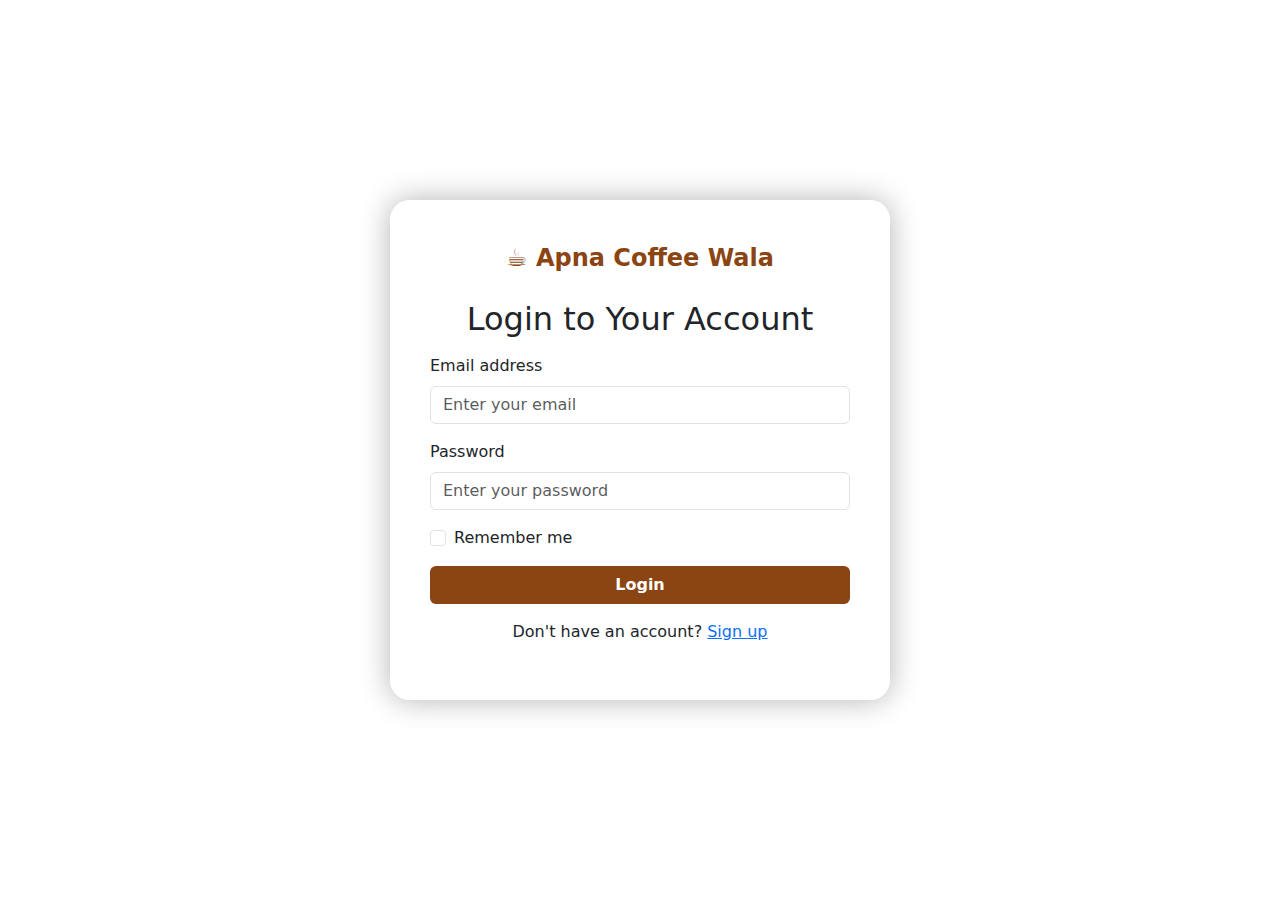
<file: login-page.html>
<!DOCTYPE html>
<html lang="en">
  <head>
    <meta charset="UTF-8" />
    <meta name="viewport" content="width=device-width, initial-scale=1.0" />
    <title>Login Page</title>
    <!-- Bootstrap  -->
    <link href="https://cdn.jsdelivr.net/npm/bootstrap@5.3.3/dist/css/bootstrap.min.css" rel="stylesheet"/>
<!-- style -->
  <style>
        body {
      background: url('https://images.unsplash.com/photo-1509042239860-f550ce710b93') no-repeat center center/cover;
      height: 100vh;
      display: flex;
      justify-content: center;
      align-items: center;
    }

    .login-card {

      background: rgba(255, 255, 255, 0.85); 
      padding: 2.5rem;
      border-radius: 20px;
      box-shadow: 0 0 30px rgba(0, 0, 0, 0.3);
      width: 100%;
      max-width: 500px; 
    }

    .logo-text {
      font-size: 1.5rem;
      font-weight: bold;
      color: #8b4513;
      transition: all 0.3s ease-in-out;
      text-decoration: none;
    }


    .logo-text:hover {
      color: #5c2c06;
      letter-spacing: 1px;
      transform: scale(1.05);
      cursor: pointer;
    }

    .form-control:focus {
      box-shadow: none;
      border-color: #8b4513;
    }

    .btn-coffee {
      background-color: #8b4513;
      color: #fff;
      transition: 0.3s ease-in-out;
    }

    .btn-coffee:hover {
      background-color: #5c2c06;
      color: #ffffff;
    }

  </style>
    
  </head>

  <body>
 
      <div class="login-card text-center">
        <div class="mb-4">
            <a href="index.html" class="text-decoration-none">
                <div class="logo-text">☕ Apna Coffee Wala</div>
              </a>
        </div>
        <h2 class="mb-3 text-dark">Login to Your Account</h2>
        <form>
          <div class="mb-3 text-start">
            <label for="email" class="form-label">Email address</label>
            <input type="email" class="form-control" id="email" placeholder="Enter your email">
          </div>
          <div class="mb-3 text-start">
            <label for="password" class="form-label">Password</label>
            <input type="password" class="form-control" id="password" placeholder="Enter your password">
          </div>
          <div class="mb-3 form-check text-start">
            <input type="checkbox" class="form-check-input" id="remember">
            <label class="form-check-label" for="remember">Remember me</label>
          </div>
          <button type="submit" class="btn btn-coffee w-100 fw-bold">Login</button>
        </form>
        <p class="mt-3">Don't have an account? <a href="Sign-Up-Page.html">Sign up</a></p>
      </div>
      <!-- --------------    JavaScript      ---------------- -->
    <script src="https://cdn.jsdelivr.net/npm/bootstrap@5.3.3/dist/js/bootstrap.bundle.min.js"></script>
  </body>
</html>
</file>
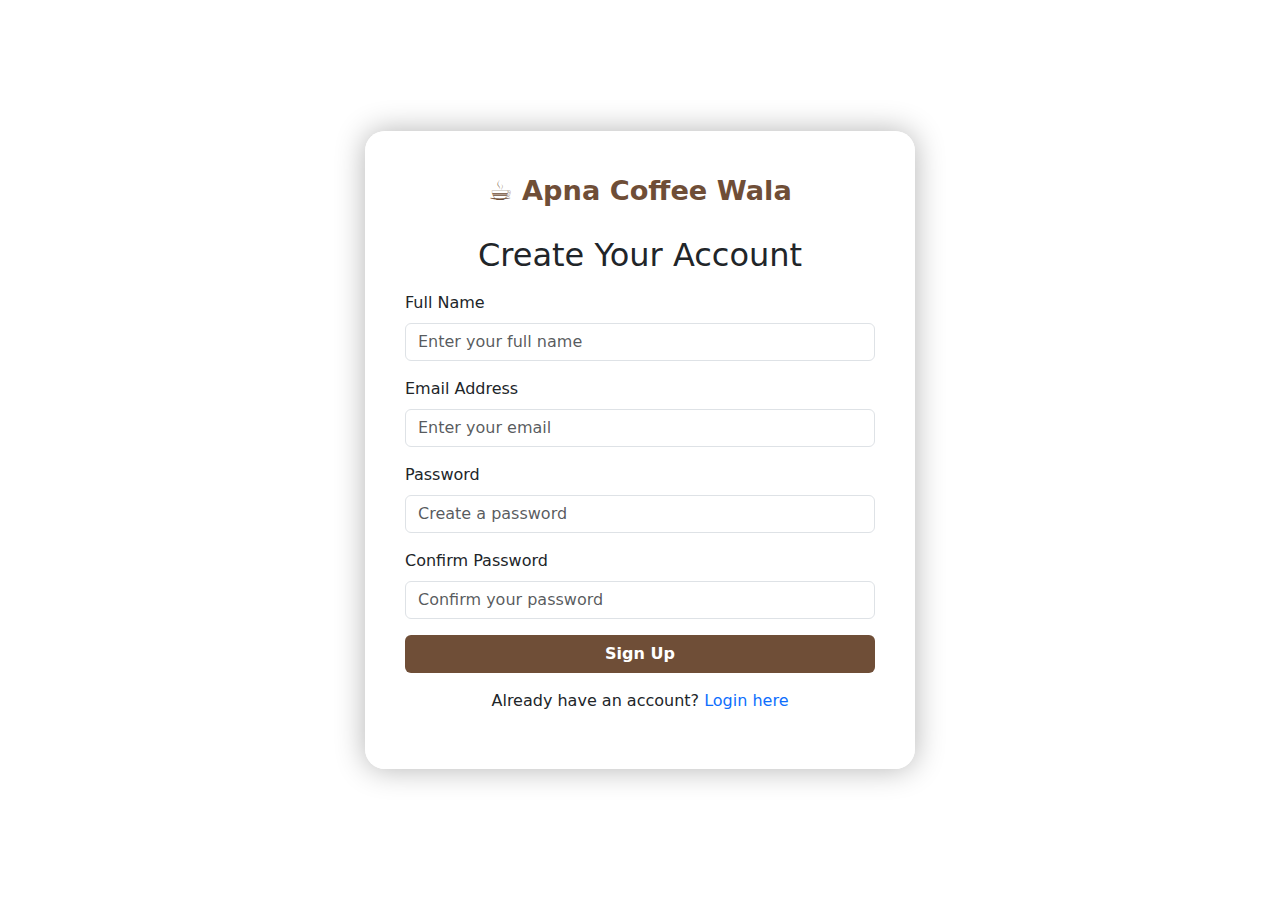
<file: Sign-Up-Page.html>
<!DOCTYPE html>
<html lang="en">
<head>
    <meta charset="UTF-8">
    <meta name="viewport" content="width=device-width, initial-scale=1.0">
    <title>Sign-Up</title>
       <!-- Bootstrap  -->
       <link href="https://cdn.jsdelivr.net/npm/bootstrap@5.3.3/dist/css/bootstrap.min.css" rel="stylesheet"/>
 
    <style>
       body {
      background: url('https://images.unsplash.com/photo-1511920170033-f8396924c348') no-repeat center center/cover;
      height: 100vh;
      display: flex;
      justify-content: center;
      align-items: center;
    }

    .signup-card {
      background: rgba(255, 255, 255, 0.85);
      padding: 2.5rem;
      border-radius: 20px;
      box-shadow: 0 0 30px rgba(0, 0, 0, 0.3);
      width: 100%;
      max-width: 550px;
    }

    .logo-text {
      font-size: 1.7rem;
      font-weight: bold;
      color: #6f4e37;
      transition: all 0.3s ease-in-out;
      text-decoration: none;
    }

    .logo-text:hover {
      color: #4b2e1a;
      transform: scale(1.05);
      letter-spacing: 1px;
      cursor: pointer;
    }

    .form-control:focus {
      box-shadow: none;
      border-color: #6f4e37;
    }

    .btn-coffee {
      background-color: #6f4e37;
      color: white;
      font-weight: bold;
      transition: 0.3s ease;
    }

    .btn-coffee:hover {
      background-color: #3e2415;
      color: white;
    }

    /* Link hover white */
    a {
      text-decoration: none;
    }

    a:hover {
      text-decoration: underline;
      color: #3e2415;
    }
     </style>
</head>
<body>

  <div class="signup-card text-center">
    <div class="mb-4">
      <a href="index.html" class="text-decoration-none">
        <div class="logo-text">☕ Apna Coffee Wala</div>
      </a>
    </div>
    <h2 class="mb-3 text-dark">Create Your Account</h2>
    <form>
      <div class="mb-3 text-start">
        <label for="name" class="form-label">Full Name</label>
        <input type="text" class="form-control" id="name" placeholder="Enter your full name">
      </div>
      <div class="mb-3 text-start">
        <label for="email" class="form-label">Email Address</label>
        <input type="email" class="form-control" id="email" placeholder="Enter your email">
      </div>
      <div class="mb-3 text-start">
        <label for="password" class="form-label">Password</label>
        <input type="password" class="form-control" id="password" placeholder="Create a password">
      </div>
      <div class="mb-3 text-start">
        <label for="confirm-password" class="form-label">Confirm Password</label>
        <input type="password" class="form-control" id="confirm-password" placeholder="Confirm your password">
      </div>
      <button type="submit" class="btn btn-coffee w-100">Sign Up</button>
    </form>
    <p class="mt-3">Already have an account? <a href="login-page.html">Login here</a></p>
  </div>
      
    <!-- --------------    JavaScript      ---------------- -->
    <script src="https://cdn.jsdelivr.net/npm/bootstrap@5.3.3/dist/js/bootstrap.bundle.min.js"></script>
  
</body>
</html>
</file>
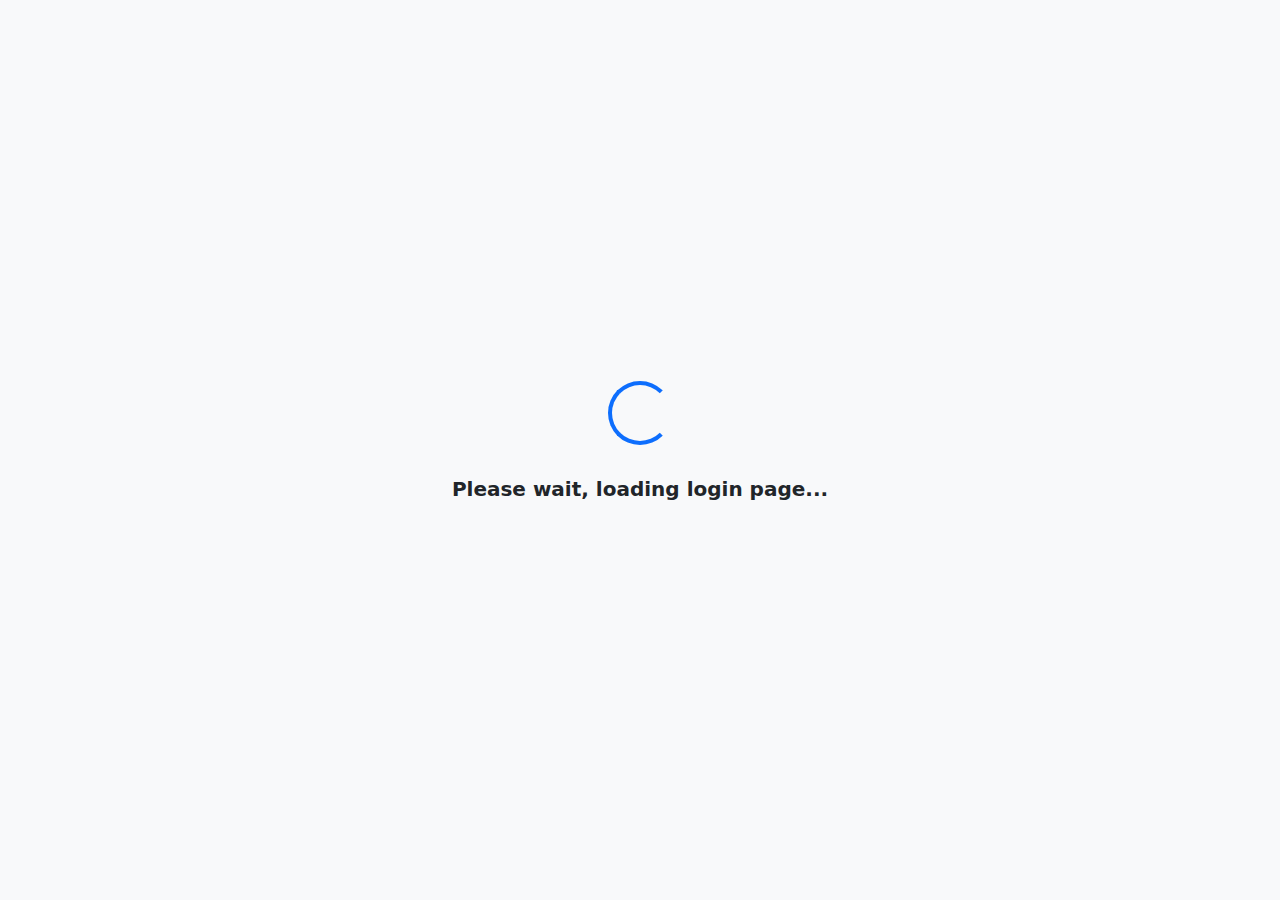
<file: spinner.html>
<!DOCTYPE html>
<html lang="en">
<head>
  <meta charset="UTF-8" />
  <meta http-equiv="refresh" content="2;url=login-page.html" />
  <meta name="viewport" content="width=device-width, initial-scale=1.0" />
  <title>Loading...</title>
  
   <!-- Bootstrap  -->
   <link
   href="https://cdn.jsdelivr.net/npm/bootstrap@5.3.3/dist/css/bootstrap.min.css"
   rel="stylesheet"
 />

  <style>
    body {
      background-color: #f8f9fa;
      display: flex;
      justify-content: center;
      align-items: center;
      height: 100vh;
      flex-direction: column; 
    }
  </style>
</head>
<body>
  <div class="text-center">
    <div class="spinner-border text-primary" role="status" style="width: 4rem; height: 4rem;"></div>
    <p class="mt-4 fs-5 fw-semibold">Please wait, loading login page...</p>
  </div>
    <!-- --------------    JavaScript      ---------------- -->

    <script src="https://cdn.jsdelivr.net/npm/bootstrap@5.3.3/dist/js/bootstrap.bundle.min.js"></script>
</body>
</html>
</file>
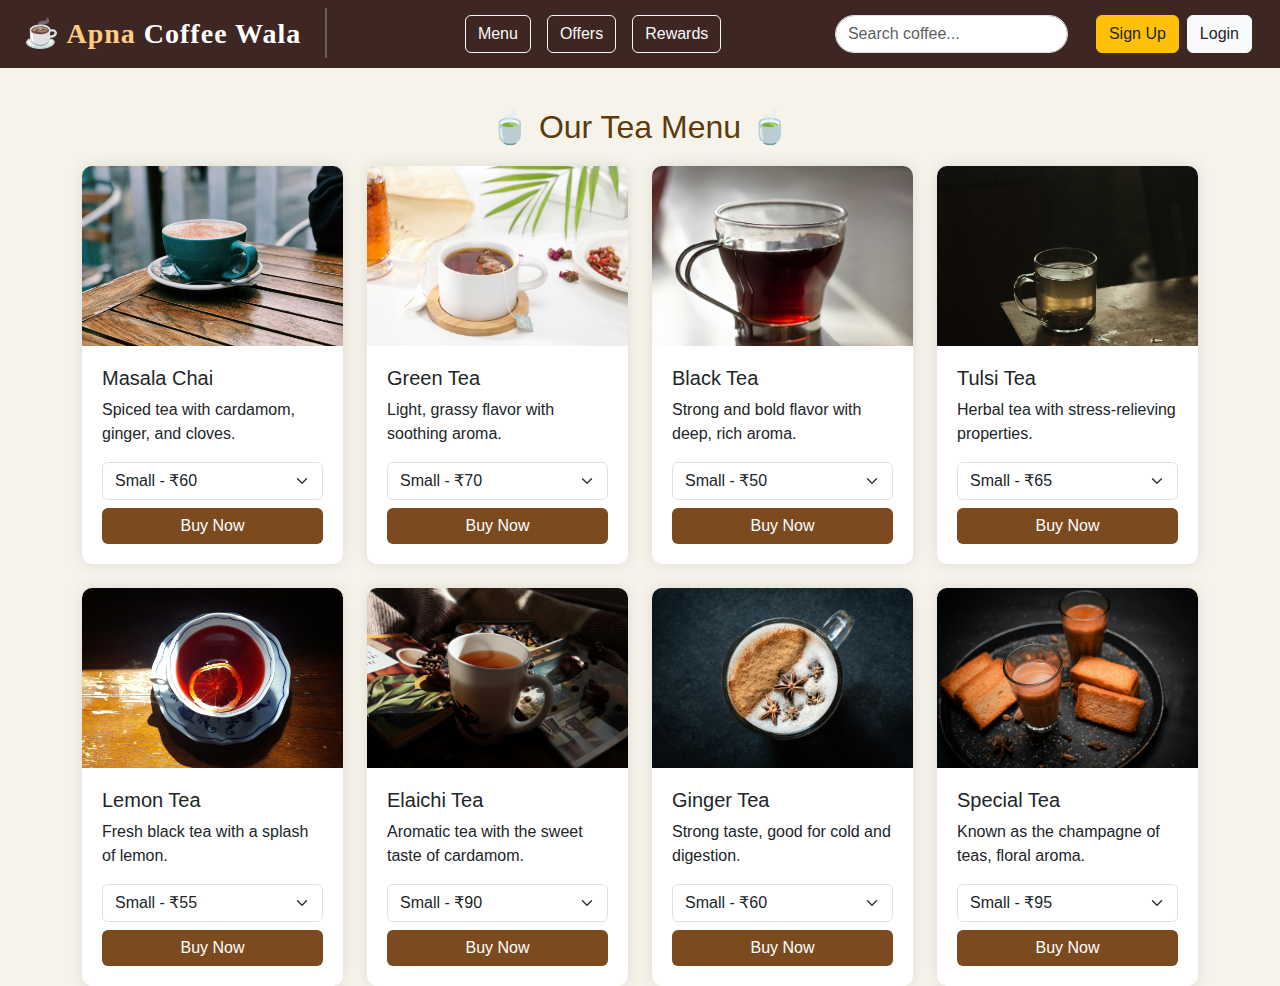
<file: tea.html>
<!DOCTYPE html>
<html lang="en">
<head>
  <meta charset="UTF-8" />
  <meta name="viewport" content="width=device-width, initial-scale=1.0" />
  <title>Tea Menu</title>
  <link href="https://cdn.jsdelivr.net/npm/bootstrap@5.3.3/dist/css/bootstrap.min.css" rel="stylesheet" />
  <style>
    body {
      background-color: #f5f3ea;
      font-family: 'Segoe UI', sans-serif;
    }

    h2 {
      text-align: center;
      margin: 40px 0 20px;
      color: #5d3b0b;
    }

    .tea-card {
      background: #fff;
      border-radius: 10px;
      box-shadow: 0 0 15px rgba(0, 0, 0, 0.1);
      overflow: hidden;
      transition: transform 0.2s ease;
    }

    .tea-card:hover {
      transform: translateY(-5px);
    }

    .tea-img {
      height: 180px;
      object-fit: cover;
      width: 100%;
    }

    .card-body {
      padding: 20px;
    }

    .btn-tea {
      background-color: #7b4b1f;
      color: white;
      border: none;
    }

    .btn-tea:hover {
      background-color: #5d3b0b;
    }

    select {
      margin-top: 10px;
    }
  </style>
</head>
<body>
    <nav
    class="navbar navbar-expand-lg navbar-dark px-4"
    style="background-color: #3e2723"
  >
    <!-- BRAND NAME -->
    <a
      class="navbar-brand fw-bold fs-3 me-4"
      href="#"
      style="
        font-family: 'Georgia', serif;
        letter-spacing: 1px;
        transition: 0.3s;
      "
    >
      <span style="color: #ffcc80"
        >☕ Apna <span style="color: #ffffff">Coffee Wala</span></span
      >
    </a>

    <!-- THIN WHITE LINE -->
    <div
      class="vr me-4"
      style="height: 50px; border-left: 2px solid #ffffff"
    ></div>

    <!-- NAV TOGGLER -->
    <button
      class="navbar-toggler"
      type="button"
      data-bs-toggle="collapse"
      data-bs-target="#navbarContent"
    >
      <span class="navbar-toggler-icon"></span>
    </button>

    <div class="collapse navbar-collapse" id="navbarContent">
      <!-- CENTER BUTTONS -->
      <ul class="navbar-nav mx-auto align-items-center">
        <li class="nav-item mx-2">
          <a class="btn btn-outline-light nav-btn" href="#orange">Menu</a>
        </li>
        <li class="nav-item mx-2">
          <a class="btn btn-outline-light nav-btn" href="#">Offers</a>
        </li>
        <li class="nav-item mx-2">
          <a class="btn btn-outline-light nav-btn" href="#">Rewards</a>
        </li>
      </ul>

      <!-- SEARCH BAR (LEFT SIDE) -->
      <form class="d-flex me-4" role="search" style="max-width: 300px">
        <input
          class="form-control rounded-pill"
          type="search"
          placeholder="Search coffee..."
          aria-label="Search"
        />
      </form>

      <!-- RIGHT SIDE BUTTONS -->
      <ul class="navbar-nav align-items-center">
        <li class="nav-item mx-1">
          <a
            class="btn btn-warning text-dark nav-btn"
            href="Sign-Up-Page.html"
            target="_blank"
          >
            Sign Up</a
          >
        </li>
        <li class="nav-item mx-1">
          <a
            class="btn btn-light text-dark nav-btn"
            href="login-page.html"
            target="_blank"
            >Login</a
          >
        </li>
      </ul>
    </div>
  </nav>
  <h2>🍵 Our Tea Menu 🍵</h2>

  <div class="container">
    <div class="row g-4">

      <!-- 1 -->
      <div class="col-md-3">
        <div class="tea-card">
          <img src="/Media/T1.jpg" alt="Masala Chai" class="tea-img" />
          <div class="card-body">
            <h5>Masala Chai</h5>
            <p>Spiced tea with cardamom, ginger, and cloves.</p>
            <select class="form-select">
              <option>Small - ₹60</option>
              <option>Medium - ₹80</option>
              <option>Large - ₹100</option>
            </select>
            <button class="btn btn-tea w-100 mt-2">Buy Now</button>
          </div>
        </div>
      </div>

      <!-- 2 -->
      <div class="col-md-3">
        <div class="tea-card">
          <img src="/Media/T2.jpg" alt="Green Tea" class="tea-img" />
          <div class="card-body">
            <h5>Green Tea</h5>
            <p>  Light, grassy flavor with soothing aroma.</p>
            <select class="form-select">
              <option>Small - ₹70</option>
              <option>Medium - ₹90</option>
              <option>Large - ₹110</option>
            </select>
            <button class="btn btn-tea w-100 mt-2">Buy Now</button>
          </div>
        </div>
      </div>

      <!-- 3 -->
      <div class="col-md-3">
        <div class="tea-card">
          <img src="/Media/T3.jpg" alt="Black Tea" class="tea-img" />
          <div class="card-body">
            <h5>Black Tea</h5>
            <p>Strong and bold flavor with deep, rich aroma.</p>
            <select class="form-select">
              <option>Small - ₹50</option>
              <option>Medium - ₹70</option>
              <option>Large - ₹90</option>
            </select>
            <button class="btn btn-tea w-100 mt-2">Buy Now</button>
          </div>
        </div>
      </div>

      <!-- 4 -->
      <div class="col-md-3">
        <div class="tea-card">
          <img src="/Media/T4.jpg" alt="Tulsi Tea" class="tea-img" />
          <div class="card-body">
            <h5>Tulsi Tea</h5>
            <p>Herbal tea with stress-relieving properties.</p>
            <select class="form-select">
              <option>Small - ₹65</option>
              <option>Medium - ₹85</option>
              <option>Large - ₹105</option>
            </select>
            <button class="btn btn-tea w-100 mt-2">Buy Now</button>
          </div>
        </div>
      </div>

      <!-- 5 -->
      <div class="col-md-3">
        <div class="tea-card">
          <img src="/Media/T5.jpg" alt="Lemon Tea" class="tea-img" />
          <div class="card-body">
            <h5>Lemon Tea</h5>
            <p>Fresh black tea with a splash of lemon.</p>
            <select class="form-select">
              <option>Small - ₹55</option>
              <option>Medium - ₹75</option>
              <option>Large - ₹95</option>
            </select>
            <button class="btn btn-tea w-100 mt-2">Buy Now</button>
          </div>
        </div>
      </div>

      <!-- 6 -->
      <div class="col-md-3">
        <div class="tea-card">
          <img src="/Media/T7.jpg" alt="Kashmiri Kahwa" class="tea-img" />
          <div class="card-body">
            <h5>Elaichi Tea </h5>
            <p> Aromatic tea with the sweet taste of cardamom.</p>
            <select class="form-select">
              <option>Small - ₹90</option>
              <option>Medium - ₹110</option>
              <option>Large - ₹130</option>
            </select>
            <button class="btn btn-tea w-100 mt-2">Buy Now</button>
          </div>
        </div>
      </div>

      <!-- 7 -->
      <div class="col-md-3">
        <div class="tea-card">
          <img src="/Media/T9.jpg" alt="Ginger Tea" class="tea-img" />
          <div class="card-body">
            <h5>Ginger Tea</h5>
            <p>Strong taste, good for cold and digestion.</p>
            <select class="form-select">
              <option>Small - ₹60</option>
              <option>Medium - ₹80</option>
              <option>Large - ₹100</option>
            </select>
            <button class="btn btn-tea w-100 mt-2">Buy Now</button>
          </div>
        </div>
      </div>

      <!-- 8 -->
      <div class="col-md-3">
        <div class="tea-card">
          <img src="/Media/T8.jpg" alt="Darjeeling Tea" class="tea-img" />
          <div class="card-body">
            <h5>Special Tea</h5>
            <p>Known as the champagne of teas, floral aroma.</p>
            <select class="form-select">
              <option>Small - ₹95</option>
              <option>Medium - ₹115</option>
              <option>Large - ₹135</option>
            </select>
            <button class="btn btn-tea w-100 mt-2">Buy Now</button>
          </div>
        </div>
      </div>

    </div>
  </div>

  <script src="https://cdn.jsdelivr.net/npm/bootstrap@5.3.3/dist/js/bootstrap.bundle.min.js"></script>
</body>
</html>
</file>
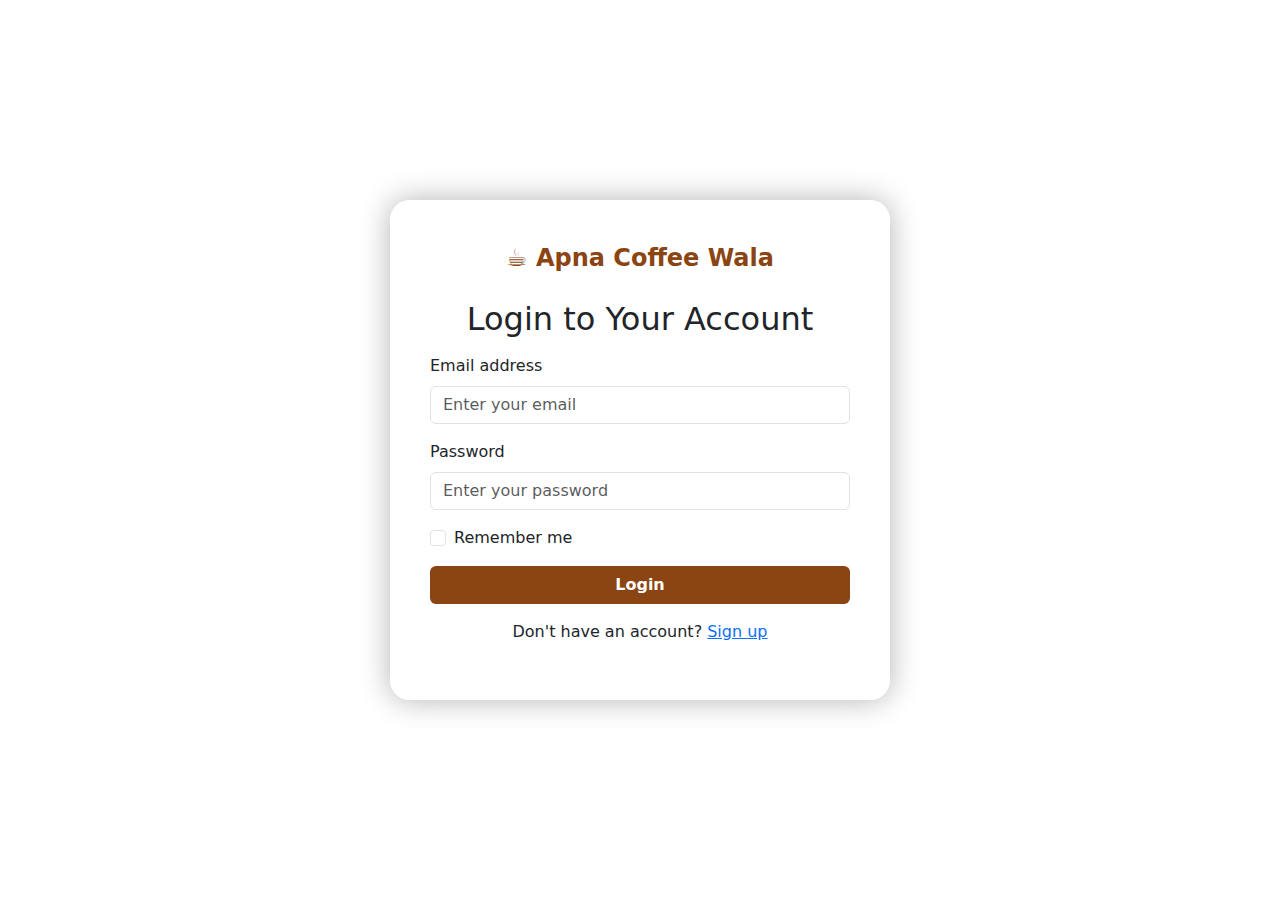
<file: Sources/login-page.html>
<!DOCTYPE html>
<html lang="en">
  <head>
    <meta charset="UTF-8" />
    <meta name="viewport" content="width=device-width, initial-scale=1.0" />
    <title>Login Page</title>
    <!-- Bootstrap  -->
    <link href="https://cdn.jsdelivr.net/npm/bootstrap@5.3.3/dist/css/bootstrap.min.css" rel="stylesheet"/>
<!-- style -->
  <style>
        body {
      background: url('https://images.unsplash.com/photo-1509042239860-f550ce710b93') no-repeat center center/cover;
      height: 100vh;
      display: flex;
      justify-content: center;
      align-items: center;
    }

    .login-card {

      background: rgba(255, 255, 255, 0.85); 
      padding: 2.5rem;
      border-radius: 20px;
      box-shadow: 0 0 30px rgba(0, 0, 0, 0.3);
      width: 100%;
      max-width: 500px; 
    }

    .logo-text {
      font-size: 1.5rem;
      font-weight: bold;
      color: #8b4513;
      transition: all 0.3s ease-in-out;
      text-decoration: none;
    }


    .logo-text:hover {
      color: #5c2c06;
      letter-spacing: 1px;
      transform: scale(1.05);
      cursor: pointer;
    }

    .form-control:focus {
      box-shadow: none;
      border-color: #8b4513;
    }

    .btn-coffee {
      background-color: #8b4513;
      color: #fff;
      transition: 0.3s ease-in-out;
    }

    .btn-coffee:hover {
      background-color: #5c2c06;
      color: #ffffff;
    }

  </style>
    
  </head>

  <body>
    <!-- <div class="login-card text-center">
        <div class="mb-4">
          <div class="logo-text">☕ Apna Coffee Wala</div>
        </div>
        <h2 class="mb-3">Login to Your Account</h2>
        <form>
          <div class="mb-3 text-start">
            <label for="email" class="form-label">Email address</label>
            <input type="email" class="form-control" id="email" placeholder="Enter your email">
          </div>
          <div class="mb-3 text-start">
            <label for="password" class="form-label">Password</label>
            <input type="password" class="form-control" id="password" placeholder="Enter your password">
          </div>
          <div class="mb-3 form-check text-start">
            <input type="checkbox" class="form-check-input" id="remember">
            <label class="form-check-label" for="remember">Remember me</label>
          </div>
          <button type="submit" class="btn btn-coffee w-100">Login</button>
        </form>
        <p class="mt-3">Don't have an account? <a href="#">Sign up</a></p>
      </div> -->
      <div class="login-card text-center">
        <div class="mb-4">
            <a href="/Sources/index.html" class="text-decoration-none">
                <div class="logo-text">☕ Apna Coffee Wala</div>
              </a>
        </div>
        <h2 class="mb-3 text-dark">Login to Your Account</h2>
        <form>
          <div class="mb-3 text-start">
            <label for="email" class="form-label">Email address</label>
            <input type="email" class="form-control" id="email" placeholder="Enter your email">
          </div>
          <div class="mb-3 text-start">
            <label for="password" class="form-label">Password</label>
            <input type="password" class="form-control" id="password" placeholder="Enter your password">
          </div>
          <div class="mb-3 form-check text-start">
            <input type="checkbox" class="form-check-input" id="remember">
            <label class="form-check-label" for="remember">Remember me</label>
          </div>
          <button type="submit" class="btn btn-coffee w-100 fw-bold">Login</button>
        </form>
        <p class="mt-3">Don't have an account? <a href="/Sources/Sign-Up-Page.html">Sign up</a></p>
      </div>
      <!-- --------------    JavaScript      ---------------- -->
    <script src="https://cdn.jsdelivr.net/npm/bootstrap@5.3.3/dist/js/bootstrap.bundle.min.js"></script>
  </body>
</html>
</file>
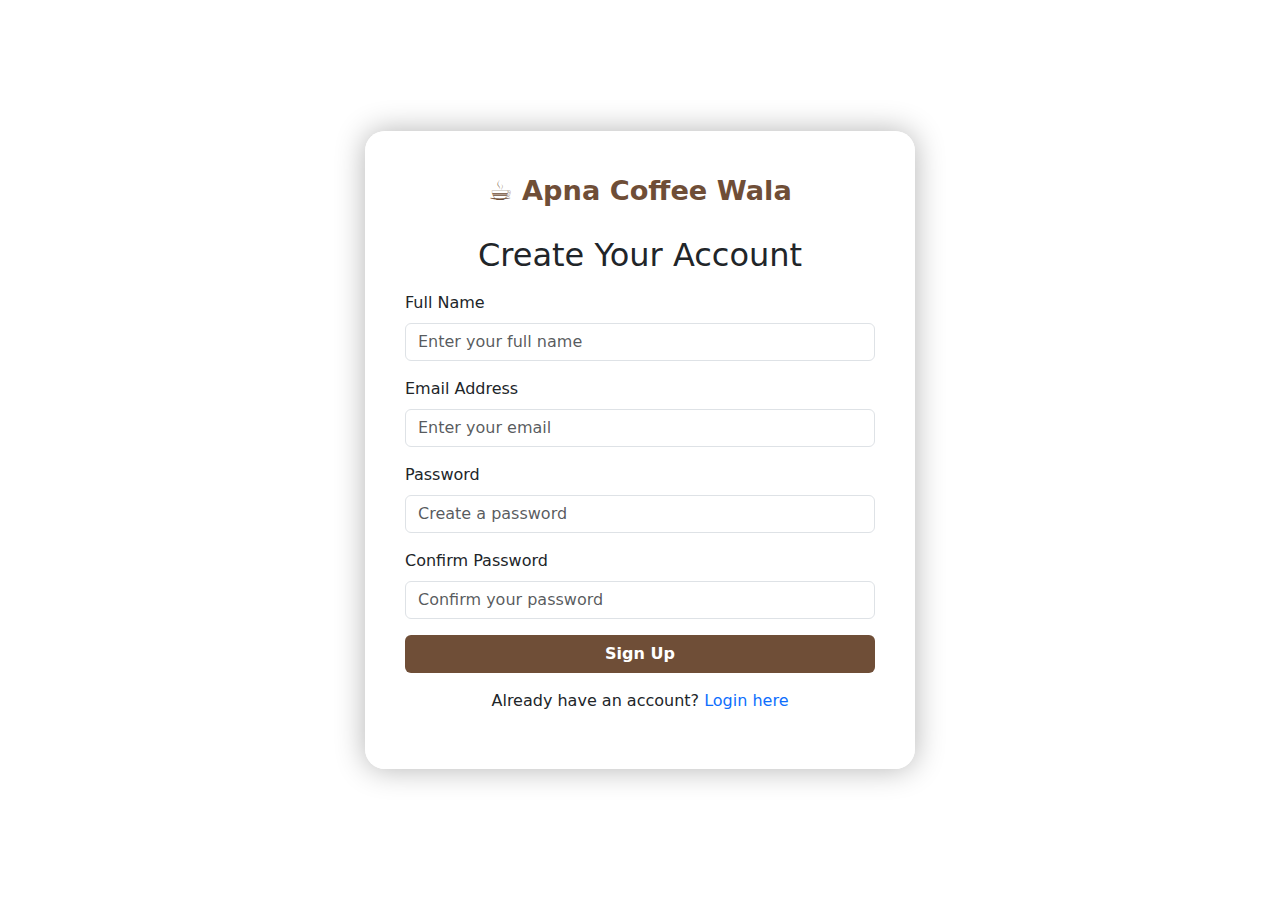
<file: Sources/Sign-Up-Page.html>
<!DOCTYPE html>
<html lang="en">
<head>
    <meta charset="UTF-8">
    <meta name="viewport" content="width=device-width, initial-scale=1.0">
    <title>Sign-Up</title>
       <!-- Bootstrap  -->
       <link href="https://cdn.jsdelivr.net/npm/bootstrap@5.3.3/dist/css/bootstrap.min.css" rel="stylesheet"/>
 
    <style>
       body {
      background: url('https://images.unsplash.com/photo-1511920170033-f8396924c348') no-repeat center center/cover;
      height: 100vh;
      display: flex;
      justify-content: center;
      align-items: center;
    }

    .signup-card {
      background: rgba(255, 255, 255, 0.85);
      padding: 2.5rem;
      border-radius: 20px;
      box-shadow: 0 0 30px rgba(0, 0, 0, 0.3);
      width: 100%;
      max-width: 550px;
    }

    .logo-text {
      font-size: 1.7rem;
      font-weight: bold;
      color: #6f4e37;
      transition: all 0.3s ease-in-out;
      text-decoration: none;
    }

    .logo-text:hover {
      color: #4b2e1a;
      transform: scale(1.05);
      letter-spacing: 1px;
      cursor: pointer;
    }

    .form-control:focus {
      box-shadow: none;
      border-color: #6f4e37;
    }

    .btn-coffee {
      background-color: #6f4e37;
      color: white;
      font-weight: bold;
      transition: 0.3s ease;
    }

    .btn-coffee:hover {
      background-color: #3e2415;
      color: white;
    }

    /* Link hover white */
    a {
      text-decoration: none;
    }

    a:hover {
      text-decoration: underline;
      color: #3e2415;
    }
     </style>
</head>
<body>

  <div class="signup-card text-center">
    <div class="mb-4">
      <a href="/Sources/index.html" class="text-decoration-none">
        <div class="logo-text">☕ Apna Coffee Wala</div>
      </a>
    </div>
    <h2 class="mb-3 text-dark">Create Your Account</h2>
    <form>
      <div class="mb-3 text-start">
        <label for="name" class="form-label">Full Name</label>
        <input type="text" class="form-control" id="name" placeholder="Enter your full name">
      </div>
      <div class="mb-3 text-start">
        <label for="email" class="form-label">Email Address</label>
        <input type="email" class="form-control" id="email" placeholder="Enter your email">
      </div>
      <div class="mb-3 text-start">
        <label for="password" class="form-label">Password</label>
        <input type="password" class="form-control" id="password" placeholder="Create a password">
      </div>
      <div class="mb-3 text-start">
        <label for="confirm-password" class="form-label">Confirm Password</label>
        <input type="password" class="form-control" id="confirm-password" placeholder="Confirm your password">
      </div>
      <button type="submit" class="btn btn-coffee w-100">Sign Up</button>
    </form>
    <p class="mt-3">Already have an account? <a href="/Sources/login-page.html">Login here</a></p>
  </div>
      
    <!-- --------------    JavaScript      ---------------- -->
    <script src="https://cdn.jsdelivr.net/npm/bootstrap@5.3.3/dist/js/bootstrap.bundle.min.js"></script>
  
</body>
</html>
</file>
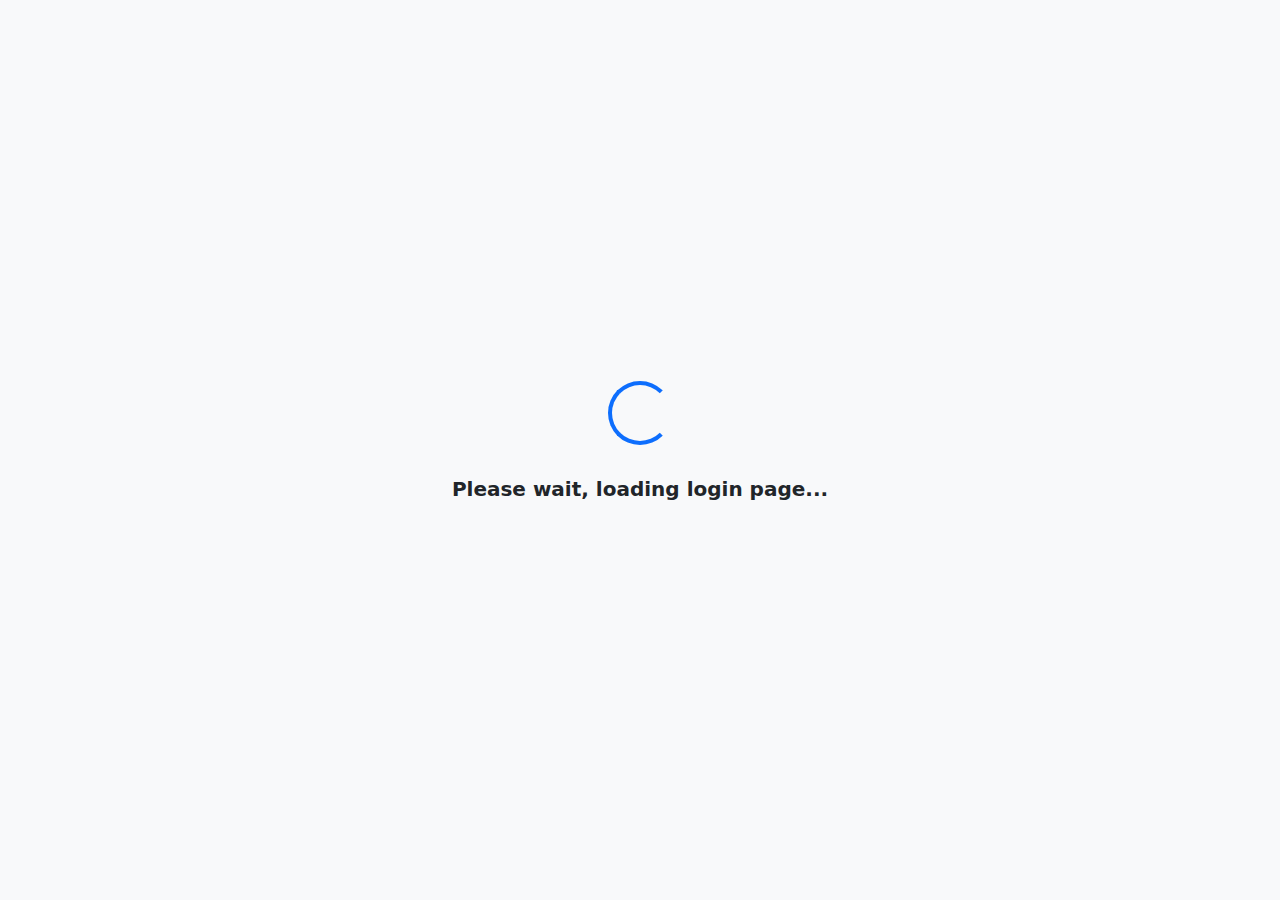
<file: Sources/spinner.html>
<!DOCTYPE html>
<html lang="en">
<head>
  <meta charset="UTF-8" />
  <meta http-equiv="refresh" content="2;url=login-page.html" />
  <meta name="viewport" content="width=device-width, initial-scale=1.0" />
  <title>Loading...</title>
  
   <!-- Bootstrap  -->
   <link
   href="https://cdn.jsdelivr.net/npm/bootstrap@5.3.3/dist/css/bootstrap.min.css"
   rel="stylesheet"
 />

  <style>
    body {
      background-color: #f8f9fa;
      display: flex;
      justify-content: center;
      align-items: center;
      height: 100vh;
      flex-direction: column;
    }
  </style>
</head>
<body>
  <div class="text-center">
    <div class="spinner-border text-primary" role="status" style="width: 4rem; height: 4rem;"></div>
    <p class="mt-4 fs-5 fw-semibold">Please wait, loading login page...</p>
  </div>
    <!-- --------------    JavaScript      ---------------- -->

    <script src="https://cdn.jsdelivr.net/npm/bootstrap@5.3.3/dist/js/bootstrap.bundle.min.js"></script>
</body>
</html>
</file>
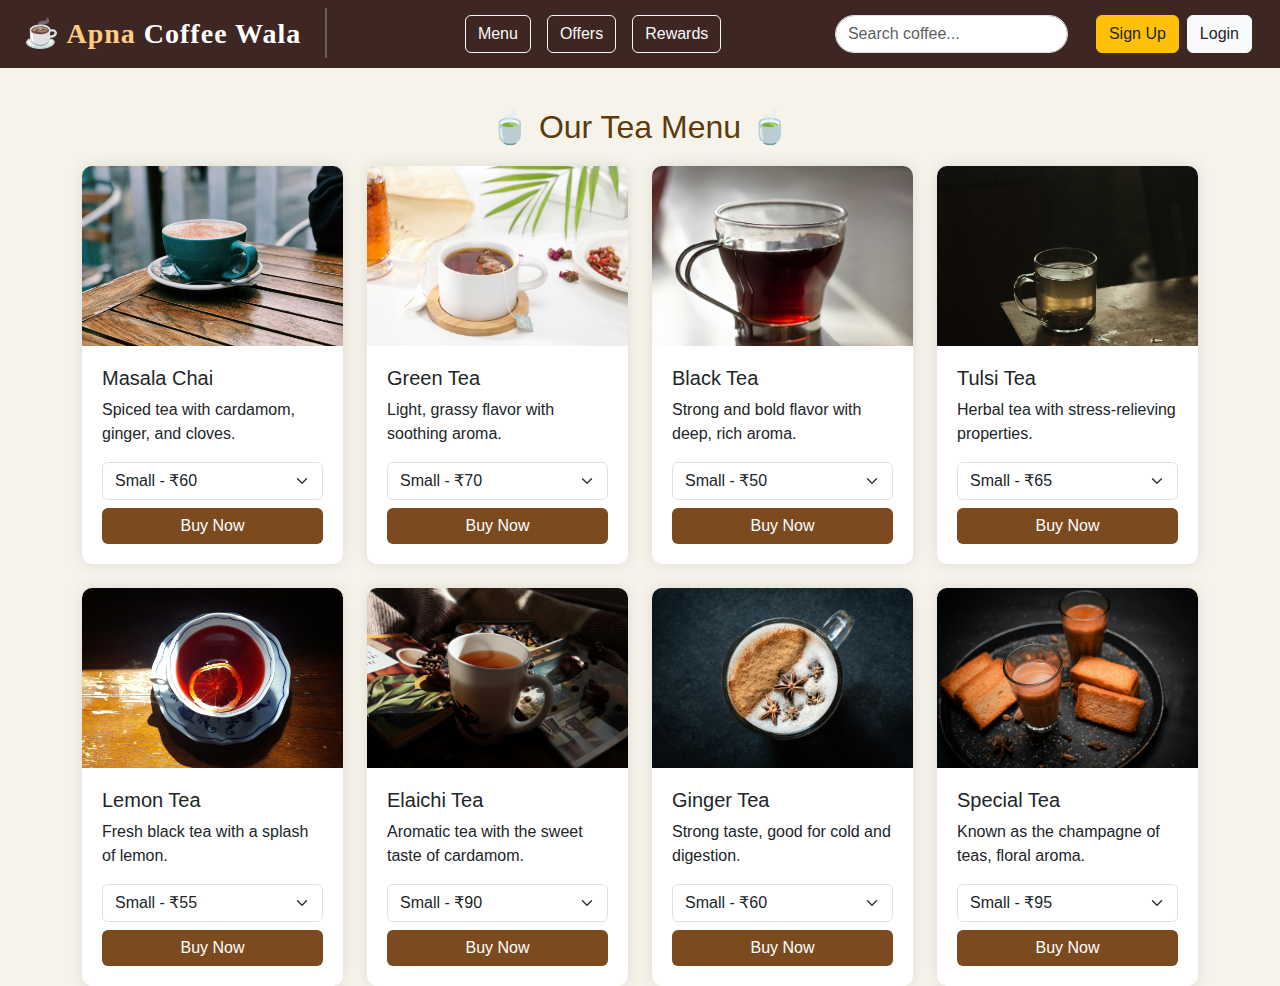
<file: Sources/tea.html>
<!DOCTYPE html>
<html lang="en">
<head>
  <meta charset="UTF-8" />
  <meta name="viewport" content="width=device-width, initial-scale=1.0" />
  <title>Tea Menu</title>
  <link href="https://cdn.jsdelivr.net/npm/bootstrap@5.3.3/dist/css/bootstrap.min.css" rel="stylesheet" />
  <style>
    body {
      background-color: #f5f3ea;
      font-family: 'Segoe UI', sans-serif;
    }

    h2 {
      text-align: center;
      margin: 40px 0 20px;
      color: #5d3b0b;
    }

    .tea-card {
      background: #fff;
      border-radius: 10px;
      box-shadow: 0 0 15px rgba(0, 0, 0, 0.1);
      overflow: hidden;
      transition: transform 0.2s ease;
    }

    .tea-card:hover {
      transform: translateY(-5px);
    }

    .tea-img {
      height: 180px;
      object-fit: cover;
      width: 100%;
    }

    .card-body {
      padding: 20px;
    }

    .btn-tea {
      background-color: #7b4b1f;
      color: white;
      border: none;
    }

    .btn-tea:hover {
      background-color: #5d3b0b;
    }

    select {
      margin-top: 10px;
    }
  </style>
</head>
<body>
    <nav
    class="navbar navbar-expand-lg navbar-dark px-4"
    style="background-color: #3e2723"
  >
    <!-- BRAND NAME -->
    <a
      class="navbar-brand fw-bold fs-3 me-4"
      href="#"
      style="
        font-family: 'Georgia', serif;
        letter-spacing: 1px;
        transition: 0.3s;
      "
    >
      <span style="color: #ffcc80"
        >☕ Apna <span style="color: #ffffff">Coffee Wala</span></span
      >
    </a>

    <!-- THIN WHITE LINE -->
    <div
      class="vr me-4"
      style="height: 50px; border-left: 2px solid #ffffff"
    ></div>

    <!-- NAV TOGGLER -->
    <button
      class="navbar-toggler"
      type="button"
      data-bs-toggle="collapse"
      data-bs-target="#navbarContent"
    >
      <span class="navbar-toggler-icon"></span>
    </button>

    <div class="collapse navbar-collapse" id="navbarContent">
      <!-- CENTER BUTTONS -->
      <ul class="navbar-nav mx-auto align-items-center">
        <li class="nav-item mx-2">
          <a class="btn btn-outline-light nav-btn" href="#orange">Menu</a>
        </li>
        <li class="nav-item mx-2">
          <a class="btn btn-outline-light nav-btn" href="#">Offers</a>
        </li>
        <li class="nav-item mx-2">
          <a class="btn btn-outline-light nav-btn" href="#">Rewards</a>
        </li>
      </ul>

      <!-- SEARCH BAR (LEFT SIDE) -->
      <form class="d-flex me-4" role="search" style="max-width: 300px">
        <input
          class="form-control rounded-pill"
          type="search"
          placeholder="Search coffee..."
          aria-label="Search"
        />
      </form>

      <!-- RIGHT SIDE BUTTONS -->
      <ul class="navbar-nav align-items-center">
        <li class="nav-item mx-1">
          <a
            class="btn btn-warning text-dark nav-btn"
            href="/Sources/Sign-Up-Page.html"
            target="_blank"
          >
            Sign Up</a
          >
        </li>
        <li class="nav-item mx-1">
          <a
            class="btn btn-light text-dark nav-btn"
            href="/Sources/login-page.html"
            target="_blank"
            >Login</a
          >
        </li>
      </ul>
    </div>
  </nav>
  <h2>🍵 Our Tea Menu 🍵</h2>

  <div class="container">
    <div class="row g-4">

      <!-- 1 -->
      <div class="col-md-3">
        <div class="tea-card">
          <img src="/Media/T1.jpg" alt="Masala Chai" class="tea-img" />
          <div class="card-body">
            <h5>Masala Chai</h5>
            <p>Spiced tea with cardamom, ginger, and cloves.</p>
            <select class="form-select">
              <option>Small - ₹60</option>
              <option>Medium - ₹80</option>
              <option>Large - ₹100</option>
            </select>
            <button class="btn btn-tea w-100 mt-2">Buy Now</button>
          </div>
        </div>
      </div>

      <!-- 2 -->
      <div class="col-md-3">
        <div class="tea-card">
          <img src="/Media/T2.jpg" alt="Green Tea" class="tea-img" />
          <div class="card-body">
            <h5>Green Tea</h5>
            <p>  Light, grassy flavor with soothing aroma.</p>
            <select class="form-select">
              <option>Small - ₹70</option>
              <option>Medium - ₹90</option>
              <option>Large - ₹110</option>
            </select>
            <button class="btn btn-tea w-100 mt-2">Buy Now</button>
          </div>
        </div>
      </div>

      <!-- 3 -->
      <div class="col-md-3">
        <div class="tea-card">
          <img src="/Media/T3.jpg" alt="Black Tea" class="tea-img" />
          <div class="card-body">
            <h5>Black Tea</h5>
            <p>Strong and bold flavor with deep, rich aroma.</p>
            <select class="form-select">
              <option>Small - ₹50</option>
              <option>Medium - ₹70</option>
              <option>Large - ₹90</option>
            </select>
            <button class="btn btn-tea w-100 mt-2">Buy Now</button>
          </div>
        </div>
      </div>

      <!-- 4 -->
      <div class="col-md-3">
        <div class="tea-card">
          <img src="/Media/T4.jpg" alt="Tulsi Tea" class="tea-img" />
          <div class="card-body">
            <h5>Tulsi Tea</h5>
            <p>Herbal tea with stress-relieving properties.</p>
            <select class="form-select">
              <option>Small - ₹65</option>
              <option>Medium - ₹85</option>
              <option>Large - ₹105</option>
            </select>
            <button class="btn btn-tea w-100 mt-2">Buy Now</button>
          </div>
        </div>
      </div>

      <!-- 5 -->
      <div class="col-md-3">
        <div class="tea-card">
          <img src="/Media/T5.jpg" alt="Lemon Tea" class="tea-img" />
          <div class="card-body">
            <h5>Lemon Tea</h5>
            <p>Fresh black tea with a splash of lemon.</p>
            <select class="form-select">
              <option>Small - ₹55</option>
              <option>Medium - ₹75</option>
              <option>Large - ₹95</option>
            </select>
            <button class="btn btn-tea w-100 mt-2">Buy Now</button>
          </div>
        </div>
      </div>

      <!-- 6 -->
      <div class="col-md-3">
        <div class="tea-card">
          <img src="/Media/T7.jpg" alt="Kashmiri Kahwa" class="tea-img" />
          <div class="card-body">
            <h5>Elaichi Tea </h5>
            <p> Aromatic tea with the sweet taste of cardamom.</p>
            <select class="form-select">
              <option>Small - ₹90</option>
              <option>Medium - ₹110</option>
              <option>Large - ₹130</option>
            </select>
            <button class="btn btn-tea w-100 mt-2">Buy Now</button>
          </div>
        </div>
      </div>

      <!-- 7 -->
      <div class="col-md-3">
        <div class="tea-card">
          <img src="/Media/T9.jpg" alt="Ginger Tea" class="tea-img" />
          <div class="card-body">
            <h5>Ginger Tea</h5>
            <p>Strong taste, good for cold and digestion.</p>
            <select class="form-select">
              <option>Small - ₹60</option>
              <option>Medium - ₹80</option>
              <option>Large - ₹100</option>
            </select>
            <button class="btn btn-tea w-100 mt-2">Buy Now</button>
          </div>
        </div>
      </div>

      <!-- 8 -->
      <div class="col-md-3">
        <div class="tea-card">
          <img src="/Media/T8.jpg" alt="Darjeeling Tea" class="tea-img" />
          <div class="card-body">
            <h5>Special Tea</h5>
            <p>Known as the champagne of teas, floral aroma.</p>
            <select class="form-select">
              <option>Small - ₹95</option>
              <option>Medium - ₹115</option>
              <option>Large - ₹135</option>
            </select>
            <button class="btn btn-tea w-100 mt-2">Buy Now</button>
          </div>
        </div>
      </div>

    </div>
  </div>

  <script src="https://cdn.jsdelivr.net/npm/bootstrap@5.3.3/dist/js/bootstrap.bundle.min.js"></script>
</body>
</html>
</file>
<file: Style.css>
.text-gradient {
  color: #8B4513;
  }

  .text-shadow {
    text-shadow: 2px 2px 10px rgba(0, 0, 0, 0.3);
  }
 
  /* Background Image */
.bg-image {
    background: url('/Media/vecteezy_the-side-angle-view-of-a-cup-of-coffee-on-the-table-with_23010432.jpg') no-repeat center center/cover;
    width: 100%;
    height: 100vh;
    position: relative;
}


.text-cream {
    font-size: 4rem;
    color: #fff5e1; 
    text-shadow: 4px 4px 15px rgba(0, 0, 0, 0.7); /
}


.hero-content {
    position: absolute;
    left: 4%;
    top: 40%; 

}
#apna{
    font-size: 5rem;

}

.bg-image {
    margin-bottom: 8rem; /* Adjust as needed */
}

/* Button Coffee Theme */
.btn-coffee {
    background-color: #8B4513; /* Coffee Brown */
    color: #fff;
    transition: all 0.3s ease-in-out;
}

.btn-coffee:hover {
    background-color: #D2B48C; /* Creamy White */
    color: #000;
    box-shadow: 0px 4px 10px rgba(0, 0, 0, 0.3);
}

/* Card Styling */

  /* Menu Updated  */


  #orange {
    background-color: #fff3e0;
    padding: 30px;
    border-radius: 2px;
    width: 98%;
  }

  .menu-heading {
    font-size: 36px;
    font-weight: bold;
    color: #d35400;
    text-transform: uppercase;
    text-align: center;
    margin-bottom: 30px;
  }

  .filter-section {
    margin-bottom: 30px;
  }

  .card {
    transition: transform 0.3s ease-in-out, box-shadow 0.3s ease-in-out;
    border-radius: 12px;
    background-color: #fef9e7;
    height: 450px; /* Updated height */
    border: 2px solid black;
  }

  .card:hover {
    transform: scale(1.05);
    box-shadow: 0 10px 30px rgba(0, 0, 0, 0.5);
  }

  .card img {
    height: 300px;
    object-fit: cover;
    border-top-left-radius: 12px;
    border-top-right-radius: 12px;
  }

  .btn-food {
    background-color: #e67e22;
    border: none;
    padding: 10px 20px;
    font-weight: bold;
    border-radius: 8px;
    width: 100%;
    transition: background-color 0.3s;
  }

  .btn-food:hover {
    background-color: #d35400;
    
  }
</file>
<file: Sources/Style.css>
.text-gradient {
  color: #8B4513;
  }

  .text-shadow {
    text-shadow: 2px 2px 10px rgba(0, 0, 0, 0.3);
  }
 
  /* Background Image */
.bg-image {
    background: url('/Media/vecteezy_the-side-angle-view-of-a-cup-of-coffee-on-the-table-with_23010432.jpg') no-repeat center center/cover;
    width: 100%;
    height: 100vh;
    position: relative;
}


.text-cream {
    font-size: 4rem;
    color: #fff5e1; 
    text-shadow: 4px 4px 15px rgba(0, 0, 0, 0.7); /
}


.hero-content {
    position: absolute;
    left: 4%;
    top: 40%; 

}
#apna{
    font-size: 5rem;

}

.bg-image {
    margin-bottom: 8rem; /* Adjust as needed */
}

/* Button Coffee Theme */
.btn-coffee {
    background-color: #8B4513; /* Coffee Brown */
    color: #fff;
    transition: all 0.3s ease-in-out;
}

.btn-coffee:hover {
    background-color: #D2B48C; /* Creamy White */
    color: #000;
    box-shadow: 0px 4px 10px rgba(0, 0, 0, 0.3);
}

/* Card Styling */

  /* Menu Updated  */


  #orange {
    background-color: #fff3e0;
    padding: 30px;
    border-radius: 2px;
    width: 98%;
  }

  .menu-heading {
    font-size: 36px;
    font-weight: bold;
    color: #d35400;
    text-transform: uppercase;
    text-align: center;
    margin-bottom: 30px;
  }

  .filter-section {
    margin-bottom: 30px;
  }

  .card {
    transition: transform 0.3s ease-in-out, box-shadow 0.3s ease-in-out;
    border-radius: 12px;
    background-color: #fef9e7;
    height: 450px; /* Updated height */
    border: 2px solid black;
  }

  .card:hover {
    transform: scale(1.05);
    box-shadow: 0 10px 30px rgba(0, 0, 0, 0.5);
  }

  .card img {
    height: 300px;
    object-fit: cover;
    border-top-left-radius: 12px;
    border-top-right-radius: 12px;
  }

  .btn-food {
    background-color: #e67e22;
    border: none;
    padding: 10px 20px;
    font-weight: bold;
    border-radius: 8px;
    width: 100%;
    transition: background-color 0.3s;
  }

  .btn-food:hover {
    background-color: #d35400;
  }
</file>
